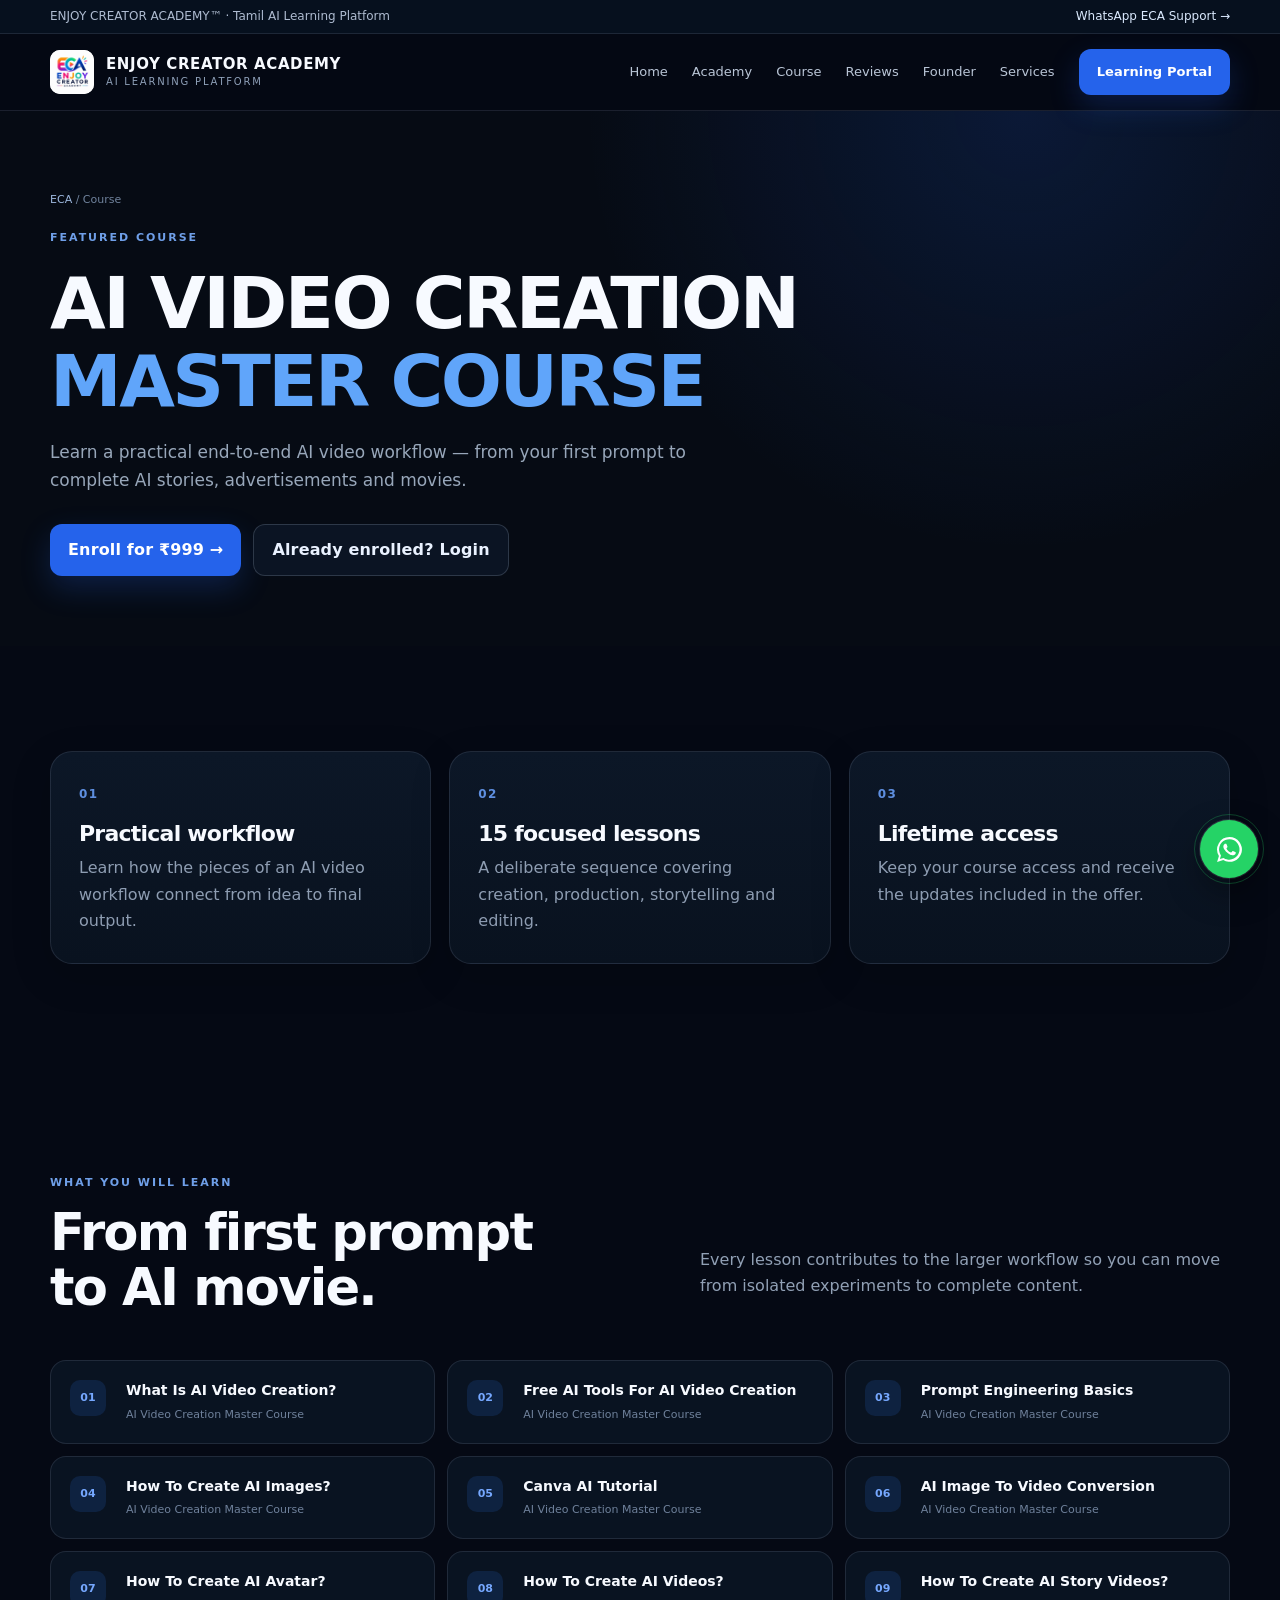
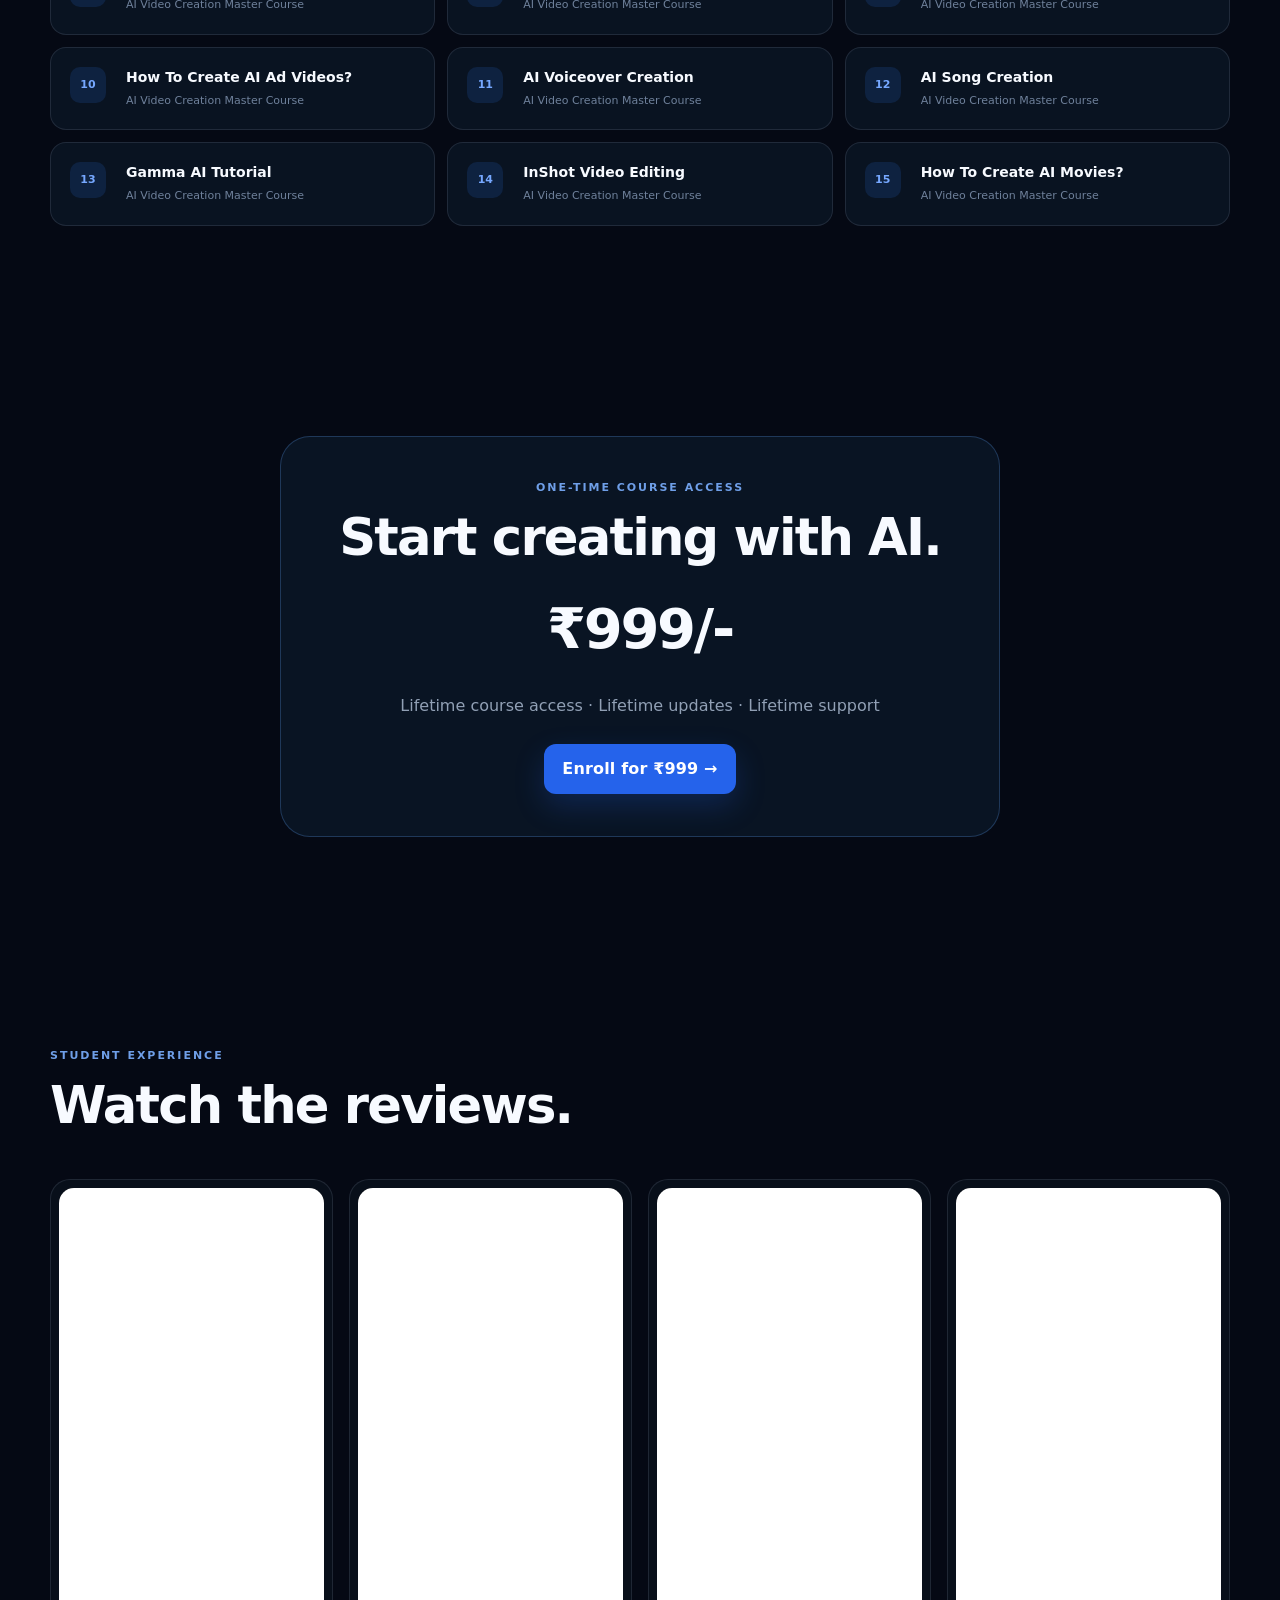
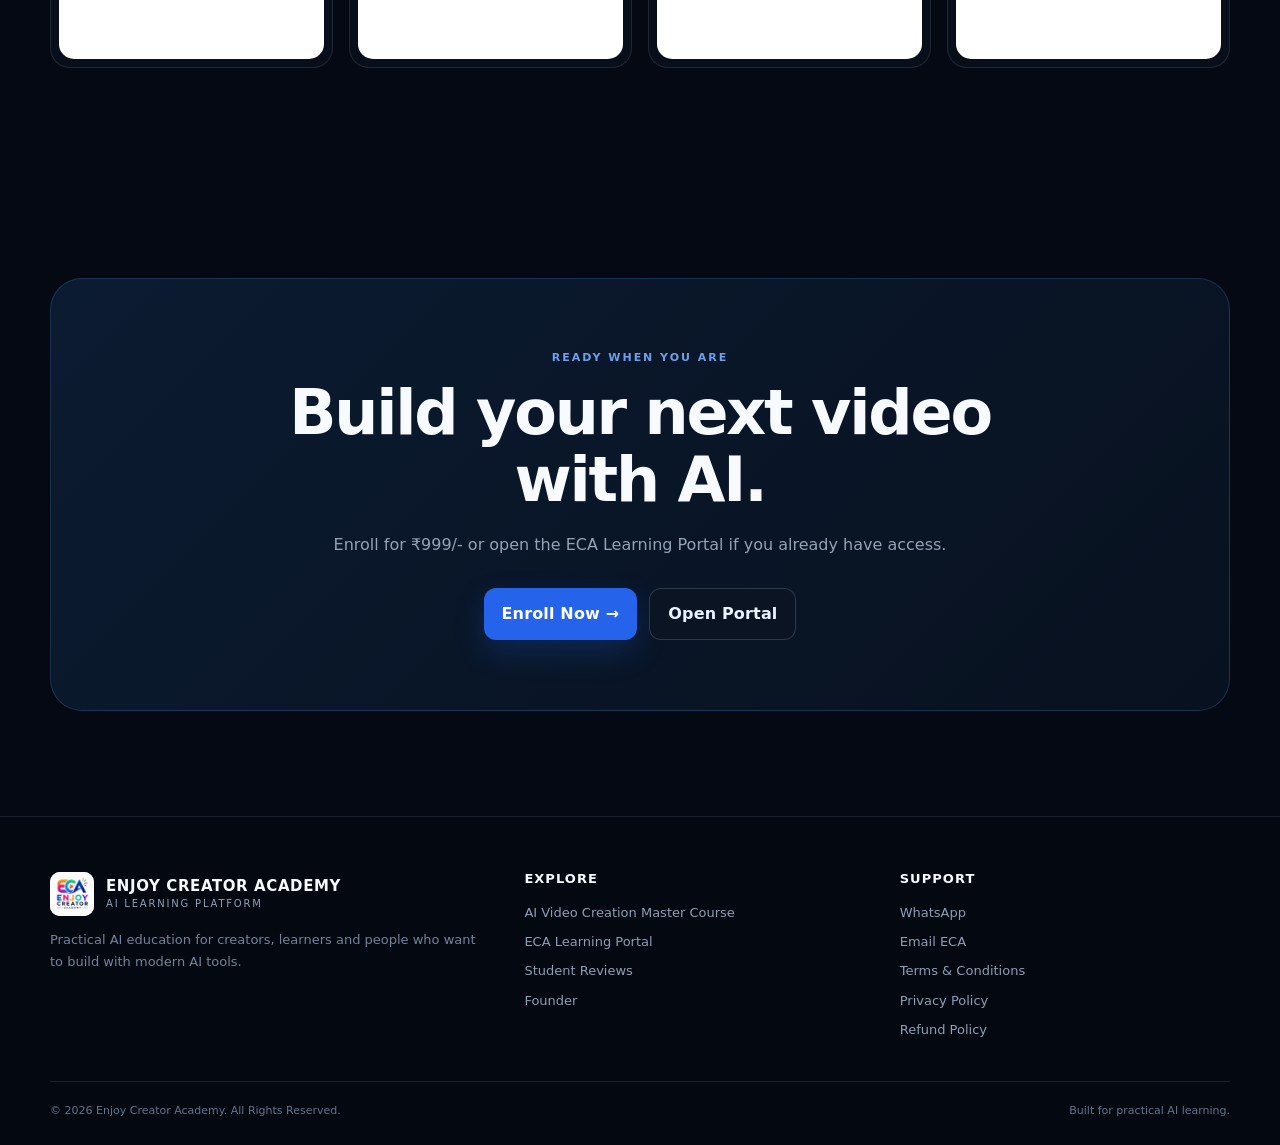
<file: course.html>
<!doctype html><html lang="en"><head><meta charset="utf-8"><meta name="viewport" content="width=device-width,initial-scale=1,viewport-fit=cover"><meta name="theme-color" content="#050914"><meta name="color-scheme" content="dark"><meta name="referrer" content="strict-origin-when-cross-origin"><link rel="icon" href="assets/eca-logo.jpg"><link rel="stylesheet" href="style.css"><script defer src="script.js"></script><title>AI Video Creation Master Course | ENJOY CREATOR ACADEMY™</title><meta name="description" content="Explore the 15-lesson AI Video Creation Master Course from ENJOY CREATOR ACADEMY. Learn prompting, AI images, avatars, stories, ads, voice, songs, editing and AI movies."><link rel="canonical" href="https://www.enjoycreatoracademy.in/course.html"><meta property="og:title" content="AI Video Creation Master Course | ECA"><meta property="og:description" content="A practical 15-lesson AI video creation learning path from ECA."><meta property="og:image" content="https://www.enjoycreatoracademy.in/assets/certificate-1.png"><script type="application/ld+json">{"@context":"https://schema.org","@type":"Course","name":"AI Video Creation Master Course","description":"A 15-lesson practical AI video creation course from ENJOY CREATOR ACADEMY.","provider":{"@type":"Organization","name":"ENJOY CREATOR ACADEMY","url":"https://www.enjoycreatoracademy.in/"},"offers":{"@type":"Offer","price":"999","priceCurrency":"INR","url":"https://rzp.io/rzp/eca-ai"}}</script></head><body><a class="skip" href="#main">Skip to content</a><div class="topbar"><div class="container"><span>ENJOY CREATOR ACADEMY™ · Tamil AI Learning Platform</span><a href="https://wa.me/916381046840" target="_blank" rel="noopener noreferrer">WhatsApp ECA Support →</a></div></div>
<header class="site-header"><div class="container nav"><a class="brand" href="index.html" aria-label="Enjoy Creator Academy home"><img src="assets/eca-logo.jpg" alt="Enjoy Creator Academy logo"><span class="brand-copy"><strong>ENJOY CREATOR ACADEMY</strong><span>AI LEARNING PLATFORM</span></span></a><nav class="navlinks" aria-label="Primary"><a href="index.html">Home</a><a href="index.html#academy">Academy</a><a href="course.html">Course</a><a href="index.html#reviews">Reviews</a><a href="index.html#founder">Founder</a><a href="index.html#services">Services</a><a class="nav-cta" href="portal.html">Learning Portal</a></nav><button class="menu-toggle" data-menu aria-expanded="false" aria-label="Open navigation"><span></span><span></span><span></span></button></div><nav class="mobile-nav" data-mobile-nav aria-label="Mobile navigation"><a href="index.html">Home</a><a href="index.html#academy">Academy</a><a href="course.html">Course</a><a href="index.html#reviews">Reviews</a><a href="index.html#founder">Founder</a><a href="index.html#services">Services</a><a href="portal.html">Learning Portal →</a></nav></header><main id="main"><section class="page-hero"><div class="container"><div class="breadcrumbs"><a href="index.html">ECA</a> / Course</div><div class="kicker">Featured course</div><h1>AI VIDEO CREATION<br><span style="color:#60a5fa">MASTER COURSE</span></h1><p>Learn a practical end-to-end AI video workflow — from your first prompt to complete AI stories, advertisements and movies.</p><div class="actions"><a class="btn btn-primary" href="https://rzp.io/rzp/eca-ai" target="_blank" rel="noopener noreferrer">Enroll for ₹999 →</a><a class="btn btn-secondary" href="portal.html">Already enrolled? Login</a></div></div></section><section class="section"><div class="container"><div class="grid-3"><article class="card"><span class="number">01</span><h3>Practical workflow</h3><p>Learn how the pieces of an AI video workflow connect from idea to final output.</p></article><article class="card"><span class="number">02</span><h3>15 focused lessons</h3><p>A deliberate sequence covering creation, production, storytelling and editing.</p></article><article class="card"><span class="number">03</span><h3>Lifetime access</h3><p>Keep your course access and receive the updates included in the offer.</p></article></div></div></section><section class="section"><div class="container"><div class="section-head"><div><div class="kicker">What you will learn</div><h2>From first prompt<br>to AI movie.</h2></div><p class="section-intro">Every lesson contributes to the larger workflow so you can move from isolated experiments to complete content.</p></div><div class="lesson-grid"><article class="lesson"><div class="lesson-num">01</div><div><strong>What Is AI Video Creation?</strong><small>AI Video Creation Master Course</small></div></article><article class="lesson"><div class="lesson-num">02</div><div><strong>Free AI Tools For AI Video Creation</strong><small>AI Video Creation Master Course</small></div></article><article class="lesson"><div class="lesson-num">03</div><div><strong>Prompt Engineering Basics</strong><small>AI Video Creation Master Course</small></div></article><article class="lesson"><div class="lesson-num">04</div><div><strong>How To Create AI Images?</strong><small>AI Video Creation Master Course</small></div></article><article class="lesson"><div class="lesson-num">05</div><div><strong>Canva AI Tutorial</strong><small>AI Video Creation Master Course</small></div></article><article class="lesson"><div class="lesson-num">06</div><div><strong>AI Image To Video Conversion</strong><small>AI Video Creation Master Course</small></div></article><article class="lesson"><div class="lesson-num">07</div><div><strong>How To Create AI Avatar?</strong><small>AI Video Creation Master Course</small></div></article><article class="lesson"><div class="lesson-num">08</div><div><strong>How To Create AI Videos?</strong><small>AI Video Creation Master Course</small></div></article><article class="lesson"><div class="lesson-num">09</div><div><strong>How To Create AI Story Videos?</strong><small>AI Video Creation Master Course</small></div></article><article class="lesson"><div class="lesson-num">10</div><div><strong>How To Create AI Ad Videos?</strong><small>AI Video Creation Master Course</small></div></article><article class="lesson"><div class="lesson-num">11</div><div><strong>AI Voiceover Creation</strong><small>AI Video Creation Master Course</small></div></article><article class="lesson"><div class="lesson-num">12</div><div><strong>AI Song Creation</strong><small>AI Video Creation Master Course</small></div></article><article class="lesson"><div class="lesson-num">13</div><div><strong>Gamma AI Tutorial</strong><small>AI Video Creation Master Course</small></div></article><article class="lesson"><div class="lesson-num">14</div><div><strong>InShot Video Editing</strong><small>AI Video Creation Master Course</small></div></article><article class="lesson"><div class="lesson-num">15</div><div><strong>How To Create AI Movies?</strong><small>AI Video Creation Master Course</small></div></article></div></div></section><section class="section"><div class="container"><div class="pricing-card"><div class="kicker">One-time course access</div><h2>Start creating with AI.</h2><div class="price">₹999/-</div><p class="section-intro" style="margin:0 auto 24px">Lifetime course access · Lifetime updates · Lifetime support</p><a class="btn btn-primary" href="https://rzp.io/rzp/eca-ai" target="_blank" rel="noopener noreferrer">Enroll for ₹999 →</a></div></div></section><section class="section"><div class="container"><div class="section-head"><div><div class="kicker">Student experience</div><h2>Watch the reviews.</h2></div></div><div class="review-grid"><article class="review"><div class="video-frame"><iframe src="https://www.youtube.com/embed/Iom0uEn4AiY" title="ECA student review 1" loading="lazy" allow="accelerometer; autoplay; clipboard-write; encrypted-media; gyroscope; picture-in-picture; web-share" allowfullscreen referrerpolicy="strict-origin-when-cross-origin"></iframe></div></article><article class="review"><div class="video-frame"><iframe src="https://www.youtube.com/embed/JDRdID_DXOQ" title="ECA student review 2" loading="lazy" allow="accelerometer; autoplay; clipboard-write; encrypted-media; gyroscope; picture-in-picture; web-share" allowfullscreen referrerpolicy="strict-origin-when-cross-origin"></iframe></div></article><article class="review"><div class="video-frame"><iframe src="https://www.youtube.com/embed/Ld6iSbZVHXE" title="ECA student review 3" loading="lazy" allow="accelerometer; autoplay; clipboard-write; encrypted-media; gyroscope; picture-in-picture; web-share" allowfullscreen referrerpolicy="strict-origin-when-cross-origin"></iframe></div></article><article class="review"><div class="video-frame"><iframe src="https://www.youtube.com/embed/CZJgdfQBS98" title="ECA student review 4" loading="lazy" allow="accelerometer; autoplay; clipboard-write; encrypted-media; gyroscope; picture-in-picture; web-share" allowfullscreen referrerpolicy="strict-origin-when-cross-origin"></iframe></div></article></div></div></section><section class="final"><div class="container"><div class="final-box"><div class="kicker">Ready when you are</div><h2>Build your next video<br>with AI.</h2><p>Enroll for ₹999/- or open the ECA Learning Portal if you already have access.</p><div class="actions" style="justify-content:center"><a class="btn btn-primary" href="https://rzp.io/rzp/eca-ai" target="_blank" rel="noopener noreferrer">Enroll Now →</a><a class="btn btn-secondary" href="portal.html">Open Portal</a></div></div></div></section></main><footer class="footer"><div class="container"><div class="footer-grid"><div><a class="brand" href="index.html"><img src="assets/eca-logo.jpg" alt="ECA logo"><span class="brand-copy"><strong>ENJOY CREATOR ACADEMY</strong><span>AI LEARNING PLATFORM</span></span></a><p>Practical AI education for creators, learners and people who want to build with modern AI tools.</p></div><div><h3>Explore</h3><div class="footer-links"><a href="course.html">AI Video Creation Master Course</a><a href="portal.html">ECA Learning Portal</a><a href="index.html#reviews">Student Reviews</a><a href="index.html#founder">Founder</a></div></div><div><h3>Support</h3><div class="footer-links"><a href="https://wa.me/916381046840" target="_blank" rel="noopener noreferrer">WhatsApp</a><a href="mailto:business.enjoycreatoracademy@gmail.com">Email ECA</a><a href="terms.html">Terms & Conditions</a><a href="privacy.html">Privacy Policy</a><a href="refund.html">Refund Policy</a></div></div></div><div class="footer-bottom"><span>© <span data-year>2026</span> Enjoy Creator Academy. All Rights Reserved.</span><span>Built for practical AI learning.</span></div></div></footer><a class="whatsapp-float" href="https://wa.me/916381046840" target="_blank" rel="noopener noreferrer" aria-label="Chat with ENJOY CREATOR ACADEMY on WhatsApp" title="Chat with ECA on WhatsApp"><svg class="whatsapp-svg" viewBox="0 0 32 32" aria-hidden="true" focusable="false"><path fill="currentColor" d="M16.03 3.2a12.77 12.77 0 0 0-10.95 19.4L3.2 28.8l6.36-1.84A12.77 12.77 0 1 0 16.03 3.2Zm0 23.26c-2.03 0-4-.53-5.74-1.53l-.41-.24-3.78 1.1 1.1-3.68-.27-.42a10.55 10.55 0 1 1 9.1 4.77Zm5.79-7.91c-.32-.16-1.87-.92-2.16-1.02-.29-.11-.5-.16-.71.16-.21.32-.81 1.02-.99 1.23-.18.21-.36.24-.68.08-.32-.16-1.34-.49-2.55-1.57-.94-.84-1.57-1.88-1.75-2.2-.18-.32-.02-.49.14-.65.15-.15.32-.36.48-.55.16-.18.21-.31.32-.52.1-.21.05-.39-.03-.55-.08-.16-.71-1.71-.97-2.34-.25-.61-.51-.53-.71-.54h-.61c-.21 0-.55.08-.84.39-.29.32-1.1 1.08-1.1 2.64s1.13 3.06 1.29 3.27c.16.21 2.22 3.39 5.38 4.76.75.32 1.34.51 1.8.65.76.24 1.46.2 2.01.12.61-.09 1.87-.76 2.13-1.5.26-.74.26-1.37.18-1.5-.08-.13-.29-.21-.61-.37Z"/></svg></a>
</body></html>
</file>
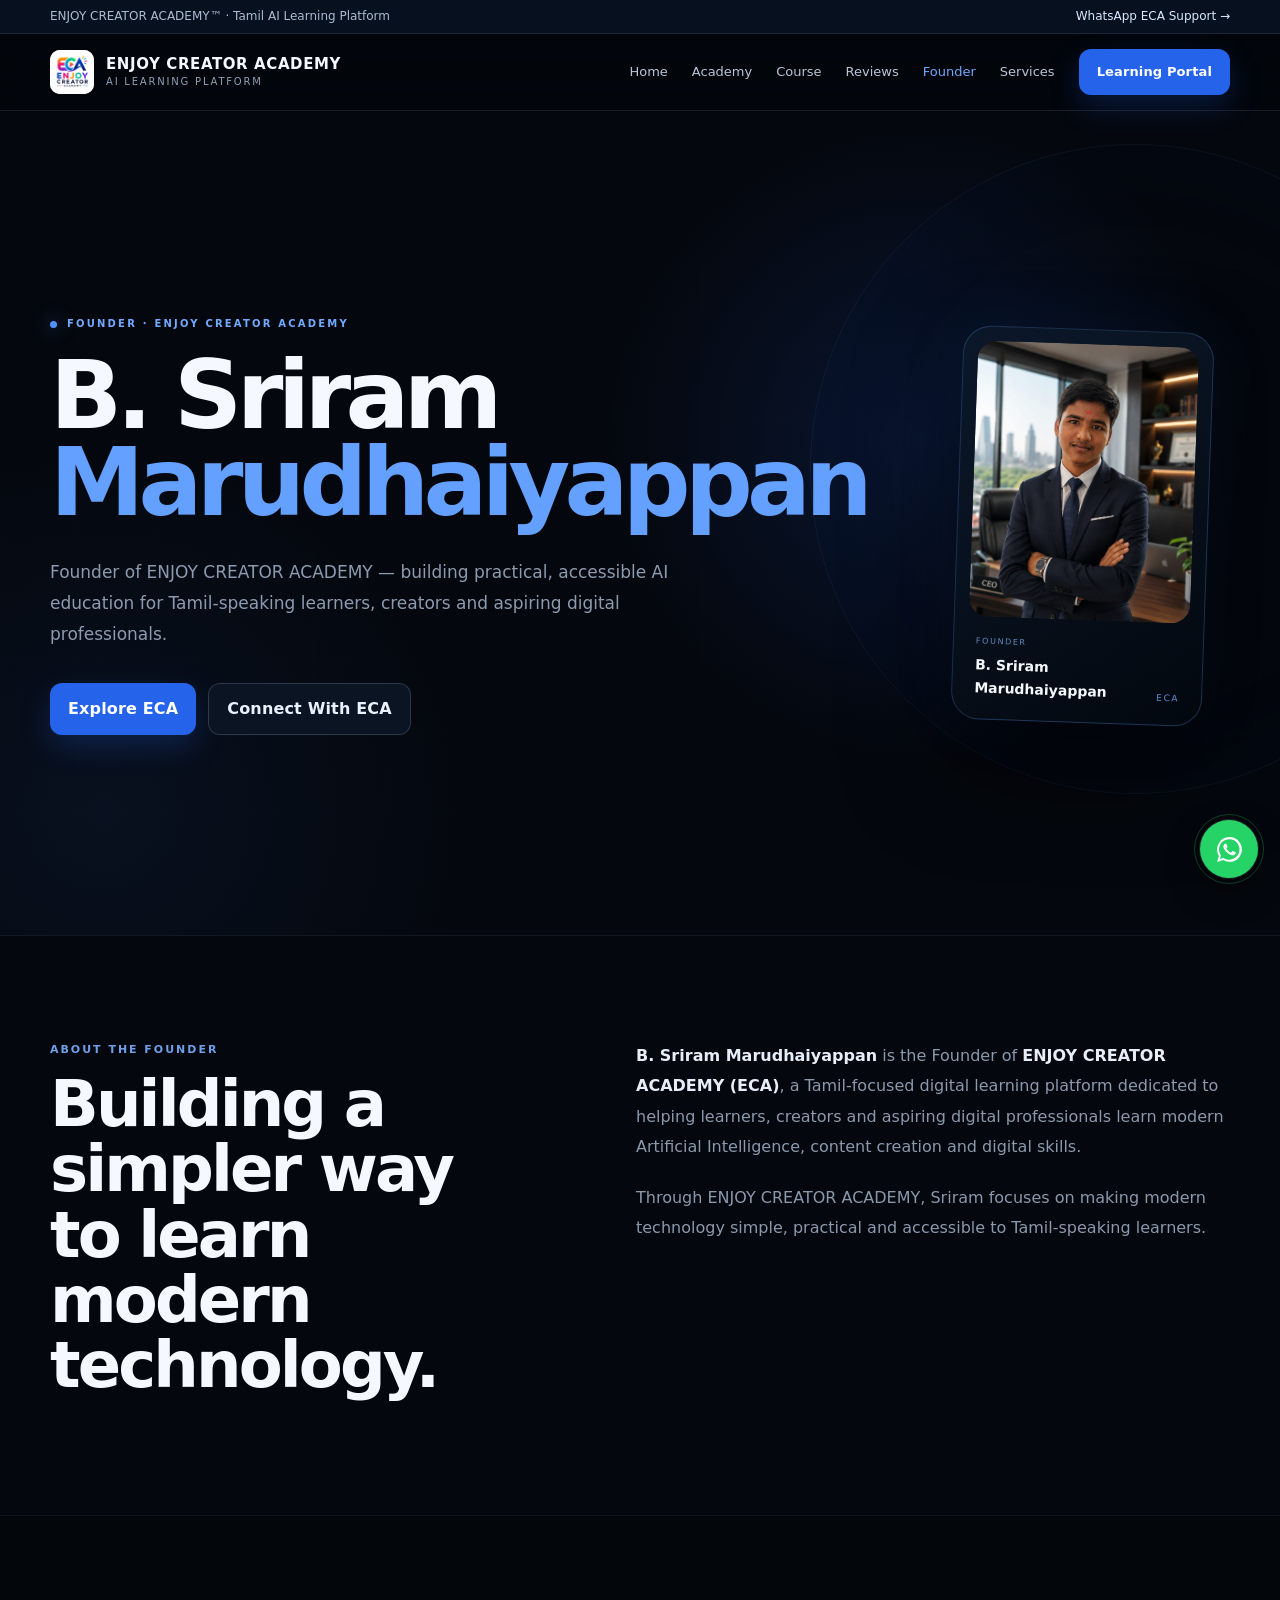
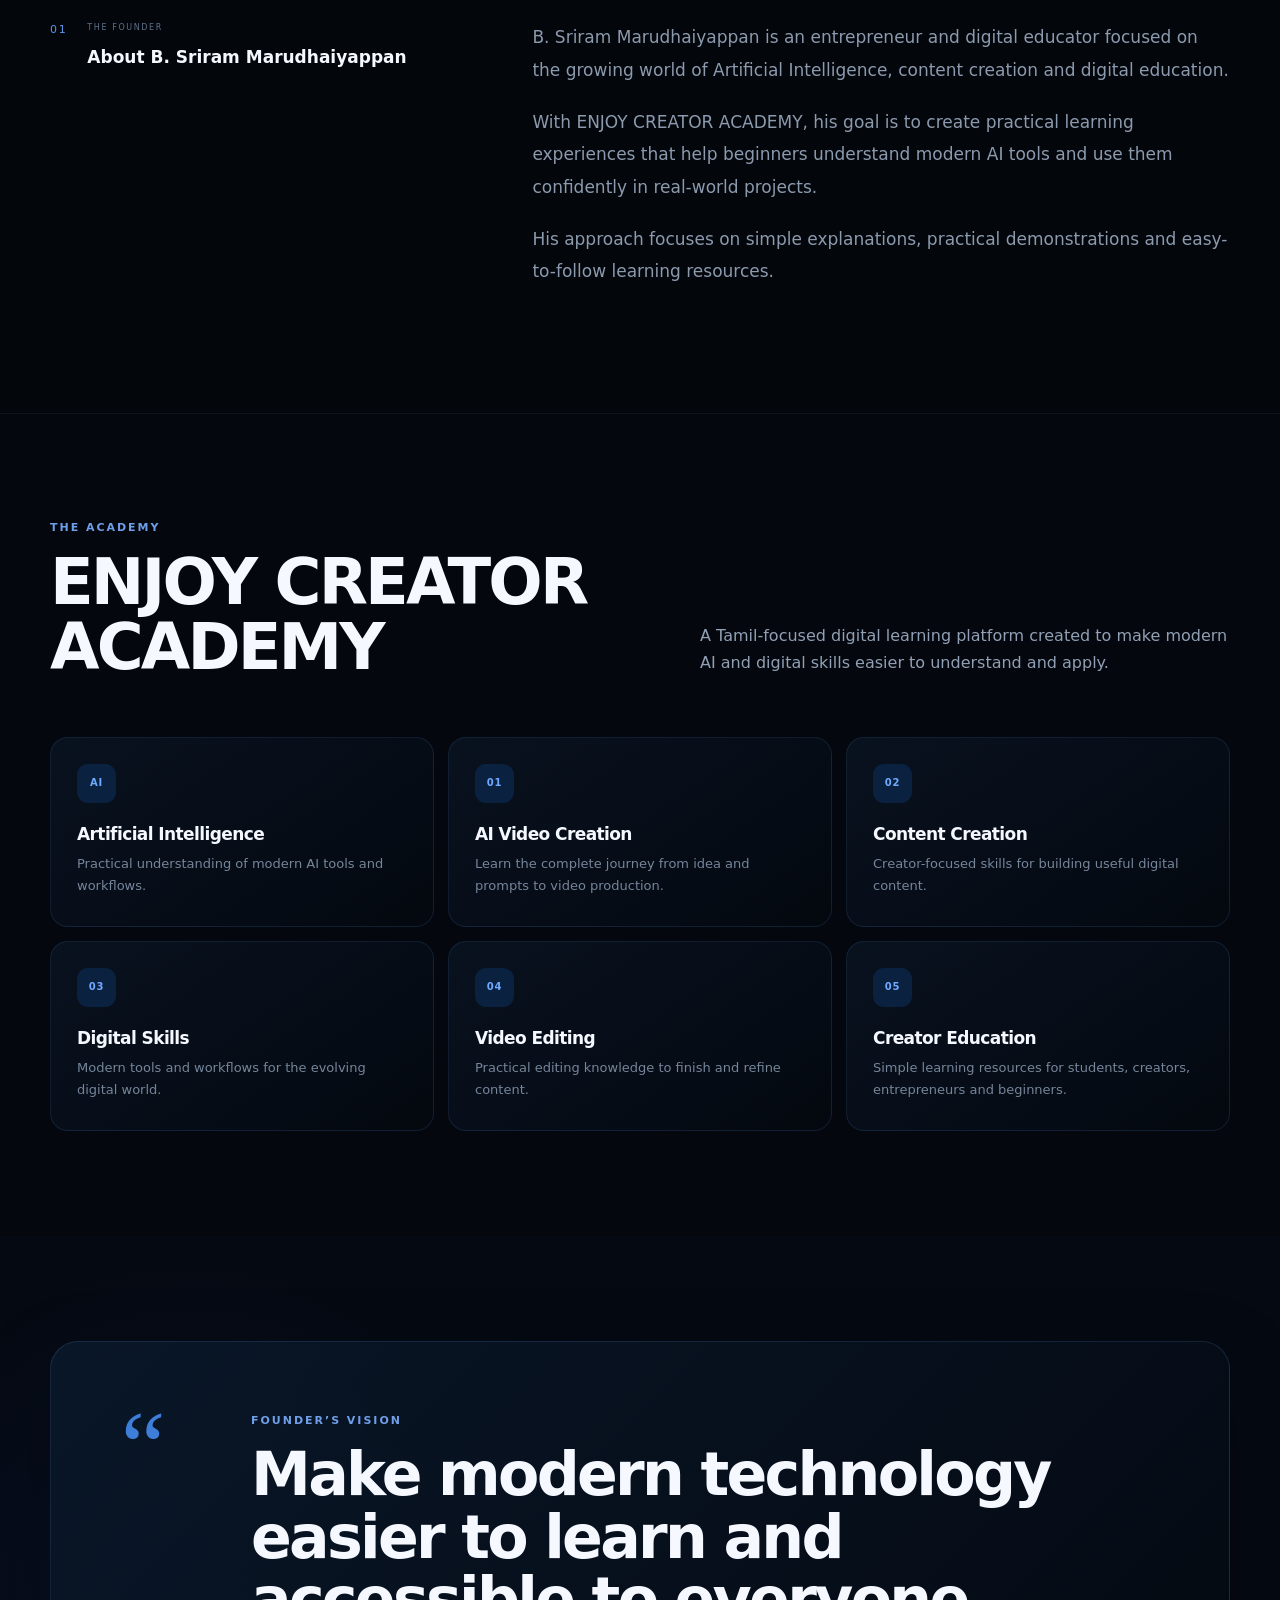
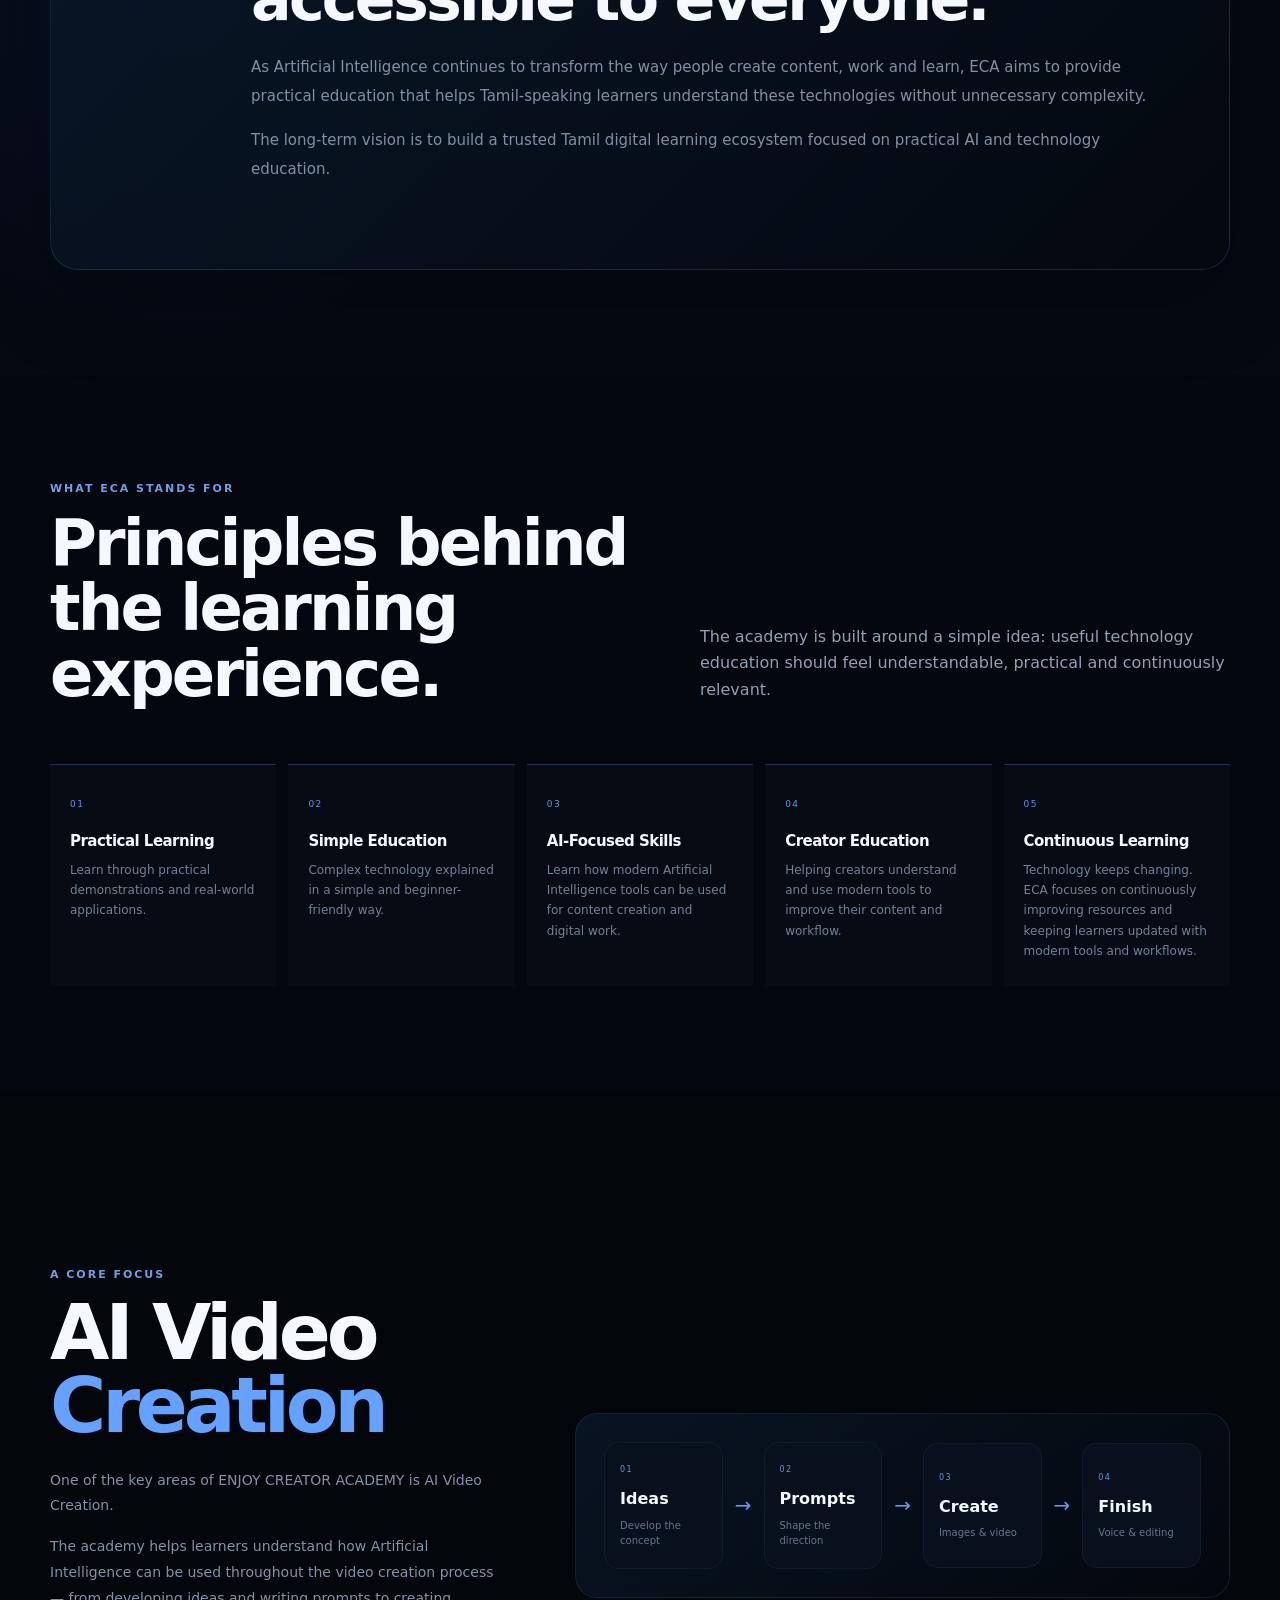
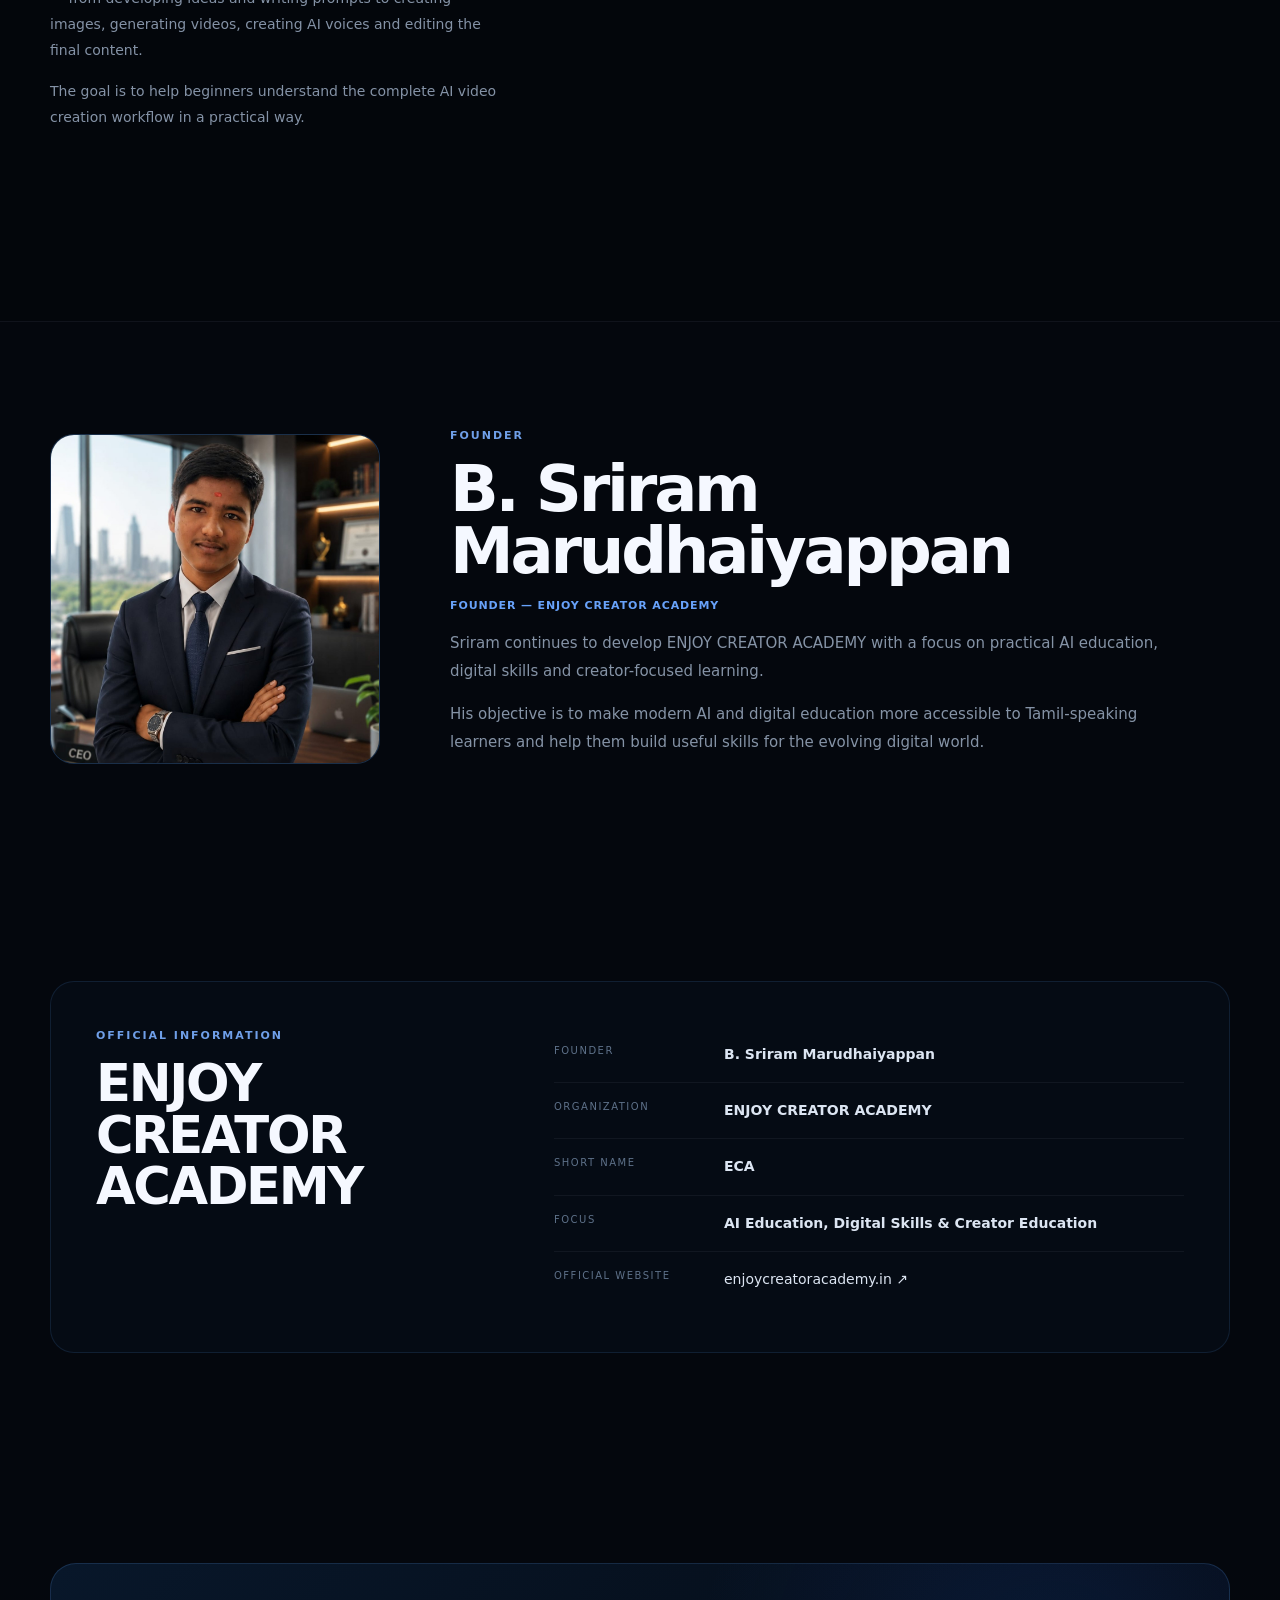
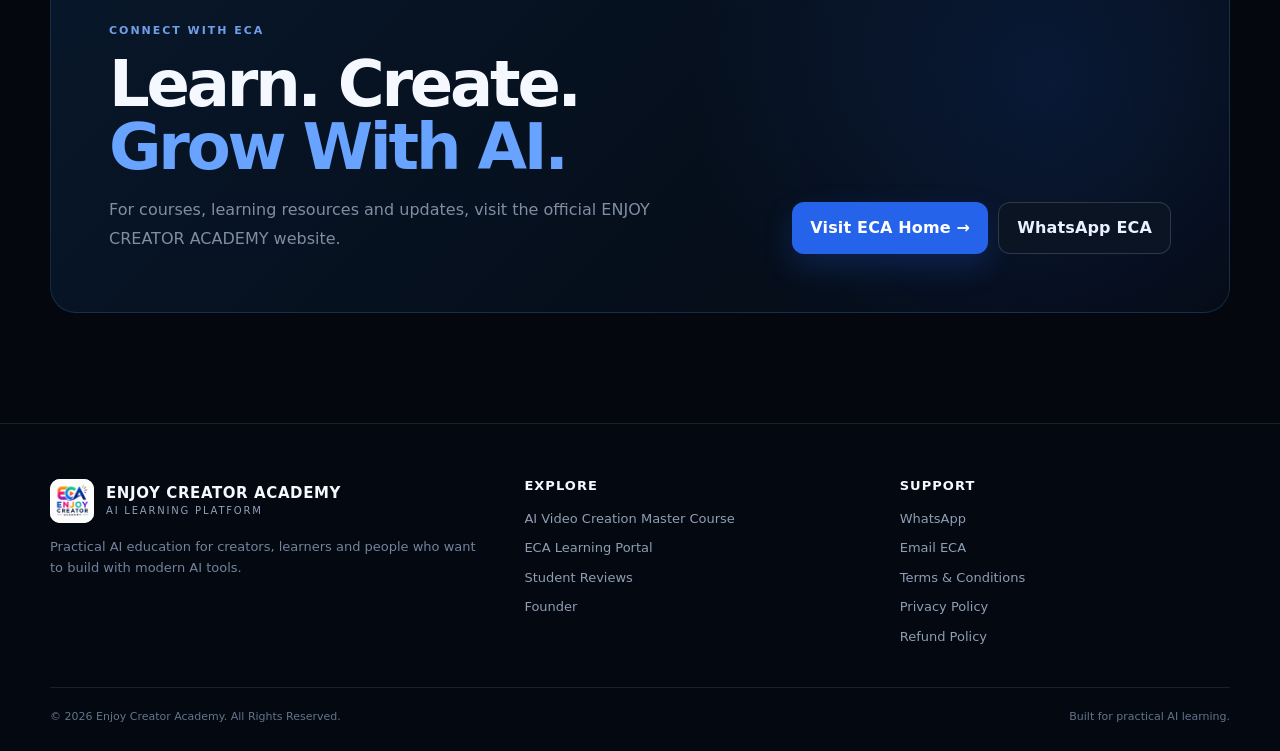
<file: founder.html>
<!doctype html>
<html lang="en">
<head>
<meta charset="utf-8">
<meta name="viewport" content="width=device-width,initial-scale=1,viewport-fit=cover">
<meta name="theme-color" content="#050914">
<meta name="color-scheme" content="dark">
<meta name="referrer" content="strict-origin-when-cross-origin">
<link rel="icon" href="assets/eca-logo.jpg">
<link rel="stylesheet" href="style.css">
<script defer src="script.js"></script>
<title>B. Sriram Marudhaiyappan | Founder of ENJOY CREATOR ACADEMY</title>
<meta name="description" content="Learn about B. Sriram Marudhaiyappan, Founder of ENJOY CREATOR ACADEMY, a Tamil-focused digital learning platform for practical AI education, digital skills and creator education.">
<meta name="keywords" content="B. Sriram Marudhaiyappan, Founder ENJOY CREATOR ACADEMY, ECA Founder, Tamil AI Education, AI Educator, AI Video Creation">
<link rel="canonical" href="https://www.enjoycreatoracademy.in/founder.html">
<meta property="og:type" content="profile">
<meta property="og:title" content="B. Sriram Marudhaiyappan | Founder of ENJOY CREATOR ACADEMY">
<meta property="og:description" content="The founder, vision and educational mission behind ENJOY CREATOR ACADEMY.">
<meta property="og:image" content="https://www.enjoycreatoracademy.in/assets/founder.jpg">
<meta property="og:url" content="https://www.enjoycreatoracademy.in/founder.html">
<script type="application/ld+json">{"@context":"https://schema.org","@type":"ProfilePage","name":"B. Sriram Marudhaiyappan — Founder of ENJOY CREATOR ACADEMY","url":"https://www.enjoycreatoracademy.in/founder.html","mainEntity":{"@type":"Person","name":"B. Sriram Marudhaiyappan","jobTitle":"Founder of ENJOY CREATOR ACADEMY","worksFor":{"@type":"Organization","name":"ENJOY CREATOR ACADEMY","url":"https://www.enjoycreatoracademy.in/"},"image":"https://www.enjoycreatoracademy.in/assets/founder.jpg","knowsAbout":["Artificial Intelligence","AI Education","AI Video Creation","Digital Skills","Content Creation"]}}</script>
</head>
<body class="founder-page">
<a class="skip" href="#main">Skip to content</a>
<div class="topbar"><div class="container"><span>ENJOY CREATOR ACADEMY™ · Tamil AI Learning Platform</span><a href="https://wa.me/916381046840" target="_blank" rel="noopener noreferrer">WhatsApp ECA Support →</a></div></div>
<header class="site-header"><div class="container nav"><a class="brand" href="index.html" aria-label="Enjoy Creator Academy home"><img src="assets/eca-logo.jpg" alt="Enjoy Creator Academy logo"><span class="brand-copy"><strong>ENJOY CREATOR ACADEMY</strong><span>AI LEARNING PLATFORM</span></span></a><nav class="navlinks" aria-label="Primary"><a href="index.html">Home</a><a href="index.html#academy">Academy</a><a href="course.html">Course</a><a href="index.html#reviews">Reviews</a><a class="active" href="founder.html">Founder</a><a href="index.html#services">Services</a><a class="nav-cta" href="portal.html">Learning Portal</a></nav><button class="menu-toggle" data-menu aria-expanded="false" aria-label="Open navigation"><span></span><span></span><span></span></button></div><nav class="mobile-nav" data-mobile-nav aria-label="Mobile navigation"><a href="index.html">Home</a><a href="index.html#academy">Academy</a><a href="course.html">Course</a><a href="index.html#reviews">Reviews</a><a class="active" href="founder.html">Founder</a><a href="index.html#services">Services</a><a href="portal.html">Learning Portal →</a></nav></header>
<main id="main">
<section class="founder-hero-v11"><div class="founder-hero-grid"></div><div class="founder-hero-glow"></div><div class="container founder-hero-wrap"><div class="founder-hero-copy"><div class="founder-eyebrow"><span></span>FOUNDER · ENJOY CREATOR ACADEMY</div><h1>B. Sriram<br><em>Marudhaiyappan</em></h1><p class="founder-hero-lead">Founder of ENJOY CREATOR ACADEMY — building practical, accessible AI education for Tamil-speaking learners, creators and aspiring digital professionals.</p><div class="founder-hero-actions"><a class="btn btn-primary" href="index.html#academy">Explore ECA</a><a class="btn btn-secondary" href="https://wa.me/916381046840" target="_blank" rel="noopener noreferrer">Connect With ECA</a></div></div><div class="founder-portrait-card"><div class="portrait-frame"><img src="assets/founder.jpg" alt="B. Sriram Marudhaiyappan, Founder of ENJOY CREATOR ACADEMY"></div><div class="portrait-meta"><div><small>FOUNDER</small><strong>B. Sriram Marudhaiyappan</strong></div><span>ECA</span></div></div></div></section>
<section class="section founder-intro"><div class="container founder-intro-grid"><div><div class="kicker">About the Founder</div><h2>Building a simpler way to learn modern technology.</h2></div><div class="founder-prose"><p><strong>B. Sriram Marudhaiyappan</strong> is the Founder of <strong>ENJOY CREATOR ACADEMY (ECA)</strong>, a Tamil-focused digital learning platform dedicated to helping learners, creators and aspiring digital professionals learn modern Artificial Intelligence, content creation and digital skills.</p><p>Through ENJOY CREATOR ACADEMY, Sriram focuses on making modern technology simple, practical and accessible to Tamil-speaking learners.</p></div></div></section>
<section class="section founder-story"><div class="container founder-story-grid"><div class="story-index"><span>01</span><div><small>THE FOUNDER</small><strong>About B. Sriram Marudhaiyappan</strong></div></div><div class="story-content"><p>B. Sriram Marudhaiyappan is an entrepreneur and digital educator focused on the growing world of Artificial Intelligence, content creation and digital education.</p><p>With ENJOY CREATOR ACADEMY, his goal is to create practical learning experiences that help beginners understand modern AI tools and use them confidently in real-world projects.</p><p>His approach focuses on simple explanations, practical demonstrations and easy-to-follow learning resources.</p></div></div></section>
<section class="section founder-academy"><div class="container"><div class="section-head"><div><div class="kicker">The Academy</div><h2>ENJOY CREATOR<br>ACADEMY</h2></div><p class="section-intro">A Tamil-focused digital learning platform created to make modern AI and digital skills easier to understand and apply.</p></div><div class="founder-focus-grid"><article class="focus-card"><span>AI</span><h3>Artificial Intelligence</h3><p>Practical understanding of modern AI tools and workflows.</p></article><article class="focus-card"><span>01</span><h3>AI Video Creation</h3><p>Learn the complete journey from idea and prompts to video production.</p></article><article class="focus-card"><span>02</span><h3>Content Creation</h3><p>Creator-focused skills for building useful digital content.</p></article><article class="focus-card"><span>03</span><h3>Digital Skills</h3><p>Modern tools and workflows for the evolving digital world.</p></article><article class="focus-card"><span>04</span><h3>Video Editing</h3><p>Practical editing knowledge to finish and refine content.</p></article><article class="focus-card"><span>05</span><h3>Creator Education</h3><p>Simple learning resources for students, creators, entrepreneurs and beginners.</p></article></div></div></section>
<section class="section founder-vision"><div class="container vision-panel"><div class="vision-mark">“</div><div><div class="kicker">Founder’s Vision</div><h2>Make modern technology easier to learn and accessible to everyone.</h2><p>As Artificial Intelligence continues to transform the way people create content, work and learn, ECA aims to provide practical education that helps Tamil-speaking learners understand these technologies without unnecessary complexity.</p><p>The long-term vision is to build a trusted Tamil digital learning ecosystem focused on practical AI and technology education.</p></div></div></section>
<section class="section founder-values"><div class="container"><div class="section-head"><div><div class="kicker">What ECA Stands For</div><h2>Principles behind<br>the learning experience.</h2></div><p class="section-intro">The academy is built around a simple idea: useful technology education should feel understandable, practical and continuously relevant.</p></div><div class="values-grid"><article><span>01</span><h3>Practical Learning</h3><p>Learn through practical demonstrations and real-world applications.</p></article><article><span>02</span><h3>Simple Education</h3><p>Complex technology explained in a simple and beginner-friendly way.</p></article><article><span>03</span><h3>AI-Focused Skills</h3><p>Learn how modern Artificial Intelligence tools can be used for content creation and digital work.</p></article><article><span>04</span><h3>Creator Education</h3><p>Helping creators understand and use modern tools to improve their content and workflow.</p></article><article><span>05</span><h3>Continuous Learning</h3><p>Technology keeps changing. ECA focuses on continuously improving resources and keeping learners updated with modern tools and workflows.</p></article></div></div></section>
<section class="section founder-ai"><div class="container founder-ai-panel"><div class="ai-panel-copy"><div class="kicker">A Core Focus</div><h2>AI Video<br><span>Creation</span></h2><p>One of the key areas of ENJOY CREATOR ACADEMY is AI Video Creation.</p><p>The academy helps learners understand how Artificial Intelligence can be used throughout the video creation process — from developing ideas and writing prompts to creating images, generating videos, creating AI voices and editing the final content.</p><p>The goal is to help beginners understand the complete AI video creation workflow in a practical way.</p></div><div class="ai-workflow"><div><span>01</span><strong>Ideas</strong><small>Develop the concept</small></div><i>→</i><div><span>02</span><strong>Prompts</strong><small>Shape the direction</small></div><i>→</i><div><span>03</span><strong>Create</strong><small>Images & video</small></div><i>→</i><div><span>04</span><strong>Finish</strong><small>Voice & editing</small></div></div></div></section>
<section class="section founder-signoff"><div class="container founder-signoff-grid"><div class="founder-signoff-photo"><img src="assets/founder.jpg" alt="B. Sriram Marudhaiyappan"></div><div><div class="kicker">Founder</div><h2>B. Sriram<br>Marudhaiyappan</h2><p class="role">Founder — ENJOY CREATOR ACADEMY</p><p>Sriram continues to develop ENJOY CREATOR ACADEMY with a focus on practical AI education, digital skills and creator-focused learning.</p><p>His objective is to make modern AI and digital education more accessible to Tamil-speaking learners and help them build useful skills for the evolving digital world.</p></div></div></section>
<section class="section founder-info"><div class="container"><div class="info-panel"><div><div class="kicker">Official Information</div><h2>ENJOY CREATOR ACADEMY</h2></div><div class="info-list"><div><span>Founder</span><strong>B. Sriram Marudhaiyappan</strong></div><div><span>Organization</span><strong>ENJOY CREATOR ACADEMY</strong></div><div><span>Short Name</span><strong>ECA</strong></div><div><span>Focus</span><strong>AI Education, Digital Skills & Creator Education</strong></div><div><span>Official Website</span><a href="https://enjoycreatoracademy.in" target="_blank" rel="noopener noreferrer">enjoycreatoracademy.in ↗</a></div></div></div></div></section>
<section class="section founder-connect"><div class="container connect-panel"><div><div class="kicker">Connect With ECA</div><h2>Learn. Create.<br><span>Grow With AI.</span></h2><p>For courses, learning resources and updates, visit the official ENJOY CREATOR ACADEMY website.</p></div><div class="connect-actions"><a class="btn btn-primary" href="index.html">Visit ECA Home →</a><a class="btn btn-secondary" href="https://wa.me/916381046840" target="_blank" rel="noopener noreferrer">WhatsApp ECA</a></div></div></section>
</main>
<footer class="footer"><div class="container"><div class="footer-grid"><div><a class="brand" href="index.html"><img src="assets/eca-logo.jpg" alt="ECA logo"><span class="brand-copy"><strong>ENJOY CREATOR ACADEMY</strong><span>AI LEARNING PLATFORM</span></span></a><p>Practical AI education for creators, learners and people who want to build with modern AI tools.</p></div><div><h3>Explore</h3><div class="footer-links"><a href="course.html">AI Video Creation Master Course</a><a href="portal.html">ECA Learning Portal</a><a href="index.html#reviews">Student Reviews</a><a href="founder.html">Founder</a></div></div><div><h3>Support</h3><div class="footer-links"><a href="https://wa.me/916381046840" target="_blank" rel="noopener noreferrer">WhatsApp</a><a href="mailto:business.enjoycreatoracademy@gmail.com">Email ECA</a><a href="terms.html">Terms & Conditions</a><a href="privacy.html">Privacy Policy</a><a href="refund.html">Refund Policy</a></div></div></div><div class="footer-bottom"><span>© <span data-year>2026</span> Enjoy Creator Academy. All Rights Reserved.</span><span>Built for practical AI learning.</span></div></div></footer>
<a class="whatsapp-float" href="https://wa.me/916381046840" target="_blank" rel="noopener noreferrer" aria-label="Chat with ENJOY CREATOR ACADEMY on WhatsApp" title="Chat with ECA on WhatsApp"><svg class="whatsapp-svg" viewBox="0 0 32 32" aria-hidden="true" focusable="false"><path fill="currentColor" d="M16.03 3.2a12.77 12.77 0 0 0-10.95 19.4L3.2 28.8l6.36-1.84A12.77 12.77 0 1 0 16.03 3.2Zm0 23.26c-2.03 0-4-.53-5.74-1.53l-.41-.24-3.78 1.1 1.1-3.68-.27-.42a10.55 10.55 0 1 1 9.1 4.77Zm5.79-7.91c-.32-.16-1.87-.92-2.16-1.02-.29-.11-.5-.16-.71.16-.21.32-.81 1.02-.99 1.23-.18.21-.36.24-.68.08-.32-.16-1.34-.49-2.55-1.57-.94-.84-1.57-1.88-1.75-2.2-.18-.32-.02-.49.14-.65.15-.15.32-.36.48-.55.16-.18.21-.31.32-.52.1-.21.05-.39-.03-.55-.08-.16-.71-1.71-.97-2.34-.25-.61-.51-.53-.71-.54h-.61c-.21 0-.55.08-.84.39-.29.32-1.1 1.08-1.1 2.64s1.13 3.06 1.29 3.27c.16.21 2.22 3.39 5.38 4.76.75.32 1.34.51 1.8.65.76.24 1.46.2 2.01.12.61-.09 1.87-.76 2.13-1.5.26-.74.26-1.37.18-1.5-.08-.13-.29-.21-.61-.37Z"/></svg></a>
</body></html>
</file>
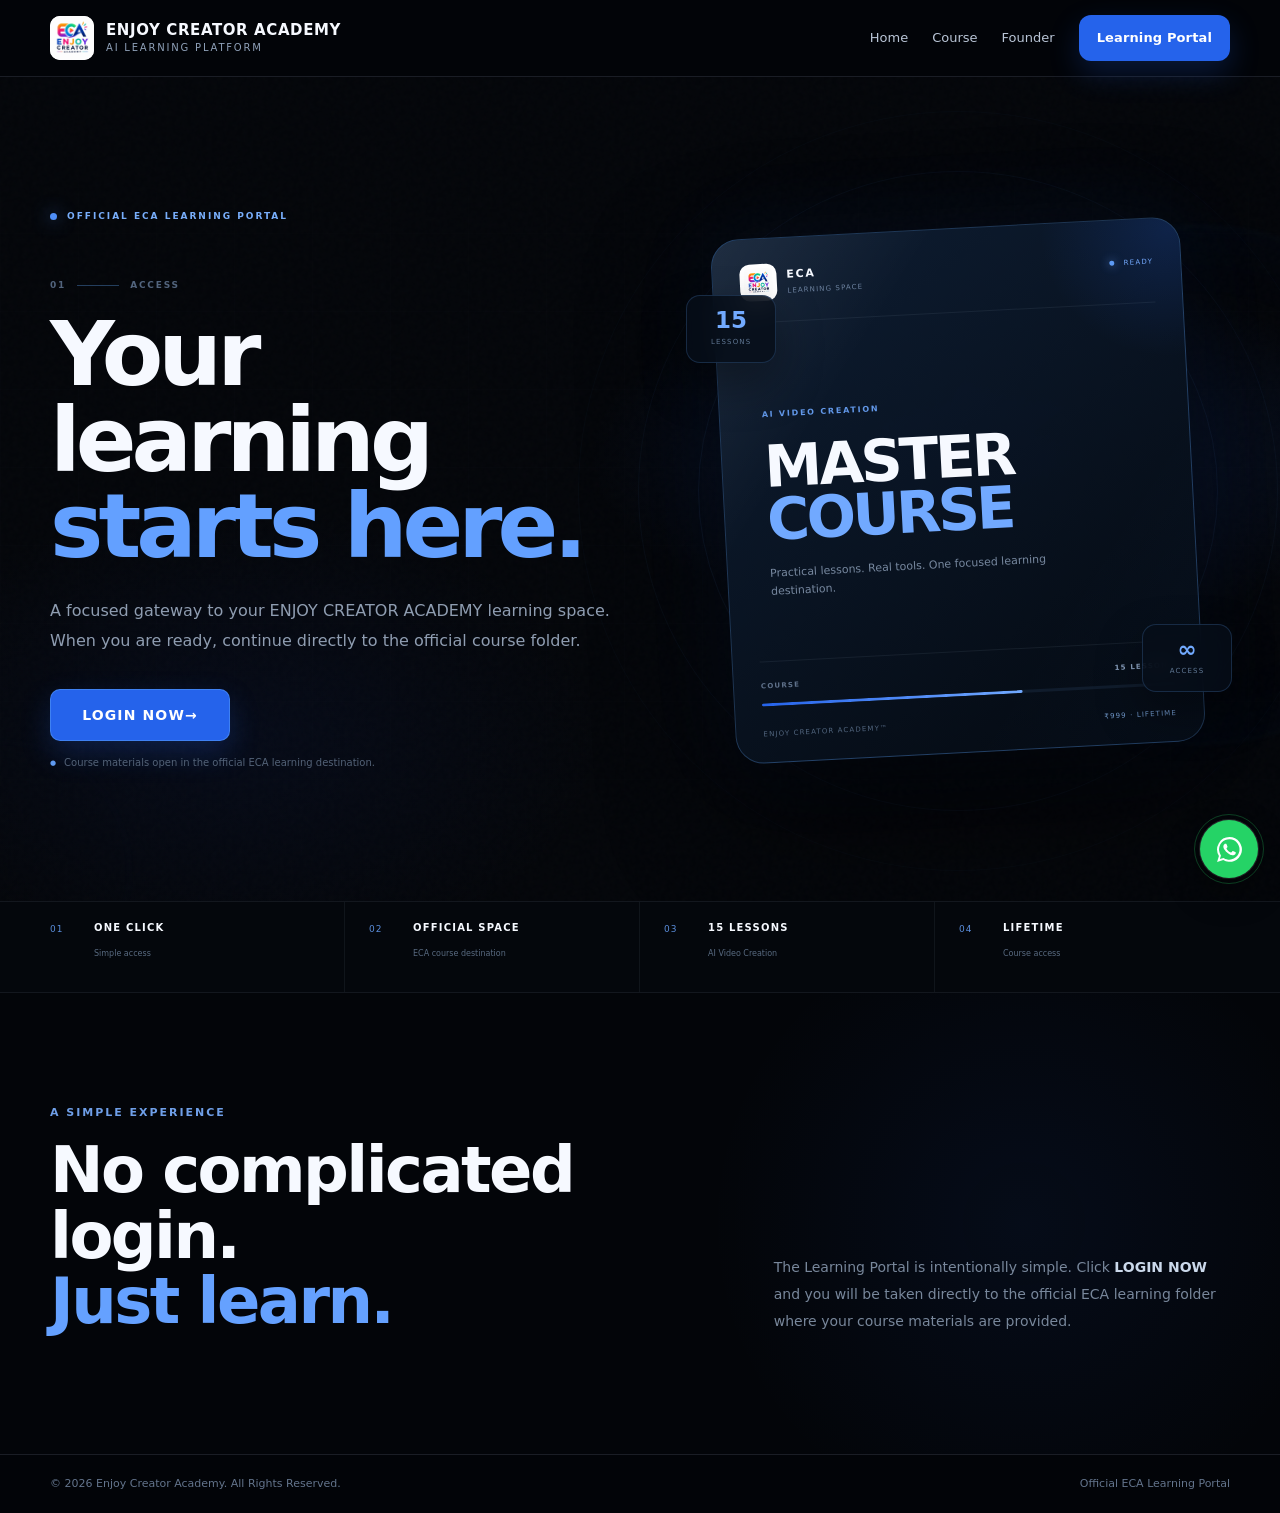
<file: portal.html>
<!doctype html>
<html lang="en">
<head>
<meta charset="utf-8">
<meta name="viewport" content="width=device-width,initial-scale=1,viewport-fit=cover">
<meta name="theme-color" content="#05070c">
<meta name="color-scheme" content="dark">
<meta name="referrer" content="strict-origin-when-cross-origin">
<link rel="icon" href="assets/eca-logo.jpg">
<link rel="stylesheet" href="style.css">
<script defer src="script.js"></script>
<title>ECA Learning Portal | ENJOY CREATOR ACADEMY™</title>
<meta name="description" content="Official ENJOY CREATOR ACADEMY Learning Portal. Continue to the ECA course learning space and access your learning materials.">
<link rel="canonical" href="https://www.enjoycreatoracademy.in/portal.html">
<meta property="og:type" content="website">
<meta property="og:title" content="ECA Learning Portal | ENJOY CREATOR ACADEMY™">
<meta property="og:description" content="Enter the official ECA Learning Portal and continue to your course learning space.">
<meta property="og:image" content="https://www.enjoycreatoracademy.in/assets/eca-logo.jpg">
</head>
<body class="portal-v10">
<a class="skip" href="#main">Skip to content</a>
<header class="site-header portal-header-v10">
  <div class="container nav">
    <a class="brand" href="index.html" aria-label="Enjoy Creator Academy home">
      <img src="assets/eca-logo.jpg" alt="Enjoy Creator Academy logo">
      <span class="brand-copy"><strong>ENJOY CREATOR ACADEMY</strong><span>AI LEARNING PLATFORM</span></span>
    </a>
    <nav class="navlinks" aria-label="Primary">
      <a href="index.html">Home</a><a href="course.html">Course</a><a href="index.html#founder">Founder</a><a class="nav-cta" href="portal.html">Learning Portal</a>
    </nav>
    <button class="menu-toggle" data-menu aria-expanded="false" aria-label="Open navigation"><span></span><span></span><span></span></button>
  </div>
  <nav class="mobile-nav" data-mobile-nav aria-label="Mobile navigation">
    <a href="index.html">Home</a><a href="course.html">Course</a><a href="index.html#founder">Founder</a><a href="portal.html">Learning Portal</a>
  </nav>
</header>
<main id="main">
<section class="portal-v10-hero">
  <div class="portal-v10-noise" aria-hidden="true"></div>
  <div class="portal-v10-grid" aria-hidden="true"></div>
  <div class="portal-v10-orb portal-v10-orb-a" aria-hidden="true"></div>
  <div class="portal-v10-orb portal-v10-orb-b" aria-hidden="true"></div>
  <div class="container portal-v10-wrap">
    <div class="portal-v10-copy" data-reveal>
      <div class="portal-v10-overline"><span></span> OFFICIAL ECA LEARNING PORTAL</div>
      <div class="portal-v10-index">01 <i></i> ACCESS</div>
      <h1>Your learning<br><em>starts here.</em></h1>
      <p class="portal-v10-lead">A focused gateway to your ENJOY CREATOR ACADEMY learning space. When you are ready, continue directly to the official course folder.</p>
      <div class="portal-v10-actions">
        <a class="portal-simple-login" href="https://drive.google.com/drive/folders/1mTcOr9r5IKXvQq97HyAf4x8wze__XMit" target="_blank" rel="noopener noreferrer">LOGIN NOW <span aria-hidden="true">→</span></a>
      </div>
      <div class="portal-v10-note"><span class="portal-v10-lock">●</span> Course materials open in the official ECA learning destination.</div>
    </div>
    <div class="portal-v10-stage" data-reveal aria-label="ECA Learning Portal preview">
      <div class="portal-v10-ring ring-1"></div><div class="portal-v10-ring ring-2"></div><div class="portal-v10-ring ring-3"></div>
      <div class="portal-v10-card">
        <div class="portal-v10-card-top">
          <div class="portal-v10-brand"><span class="portal-v10-logo"><img src="assets/eca-logo.jpg" alt=""></span><span><b>ECA</b><small>LEARNING SPACE</small></span></div>
          <span class="portal-v10-status"><i></i> READY</span>
        </div>
        <div class="portal-v10-card-main">
          <span class="portal-v10-card-kicker">AI VIDEO CREATION</span>
          <h2>MASTER<br><span>COURSE</span></h2>
          <p>Practical lessons. Real tools. One focused learning destination.</p>
        </div>
        <div class="portal-v10-progress"><span><b>COURSE</b><b>15 LESSONS</b></span><i><em></em></i></div>
        <div class="portal-v10-card-bottom"><span>ENJOY CREATOR ACADEMY™</span><span>₹999 · LIFETIME</span></div>
      </div>
      <div class="portal-v10-float float-a"><span>15</span><small>LESSONS</small></div>
      <div class="portal-v10-float float-b"><span>∞</span><small>ACCESS</small></div>
    </div>
  </div>
</section>
<section class="portal-v10-strip">
  <div class="container portal-v10-strip-inner">
    <div><span>01</span><strong>ONE CLICK</strong><small>Simple access</small></div>
    <div><span>02</span><strong>OFFICIAL SPACE</strong><small>ECA course destination</small></div>
    <div><span>03</span><strong>15 LESSONS</strong><small>AI Video Creation</small></div>
    <div><span>04</span><strong>LIFETIME</strong><small>Course access</small></div>
  </div>
</section>
<section class="portal-v10-bottom">
  <div class="container portal-v10-bottom-grid">
    <div><span class="kicker">A SIMPLE EXPERIENCE</span><h2>No complicated login.<br><span>Just learn.</span></h2></div>
    <p>The Learning Portal is intentionally simple. Click <strong>LOGIN NOW</strong> and you will be taken directly to the official ECA learning folder where your course materials are provided.</p>
  </div>
</section>
</main>
<footer class="footer portal-v10-footer"><div class="container"><div class="footer-bottom"><span>© <span data-year>2026</span> Enjoy Creator Academy. All Rights Reserved.</span><span>Official ECA Learning Portal</span></div></div></footer>
<a class="whatsapp-float" href="https://wa.me/916381046840" target="_blank" rel="noopener noreferrer" aria-label="Chat with ENJOY CREATOR ACADEMY on WhatsApp" title="Chat with ECA on WhatsApp"><svg class="whatsapp-svg" viewBox="0 0 32 32" aria-hidden="true" focusable="false"><path fill="currentColor" d="M16.03 3.2a12.77 12.77 0 0 0-10.95 19.4L3.2 28.8l6.36-1.84A12.77 12.77 0 1 0 16.03 3.2Zm0 23.26c-2.03 0-4-.53-5.74-1.53l-.41-.24-3.78 1.1 1.1-3.68-.27-.42a10.55 10.55 0 1 1 9.1 4.77Zm5.79-7.91c-.32-.16-1.87-.92-2.16-1.02-.29-.11-.5-.16-.71.16-.21.32-.81 1.02-.99 1.23-.18.21-.36.24-.68.08-.32-.16-1.34-.49-2.55-1.57-.94-.84-1.57-1.88-1.75-2.2-.18-.32-.02-.49.14-.65.15-.15.32-.36.48-.55.16-.18.21-.31.32-.52.1-.21.05-.39-.03-.55-.08-.16-.71-1.71-.97-2.34-.25-.61-.51-.53-.71-.54h-.61c-.21 0-.55.08-.84.39-.29.32-1.1 1.08-1.1 2.64s1.13 3.06 1.29 3.27c.16.21 2.22 3.39 5.38 4.76.75.32 1.34.51 1.8.65.76.24 1.46.2 2.01.12.61-.09 1.87-.76 2.13-1.5.26-.74.26-1.37.18-1.5-.08-.13-.29-.21-.61-.37Z"/></svg></a>
</body>
</html>
</file>
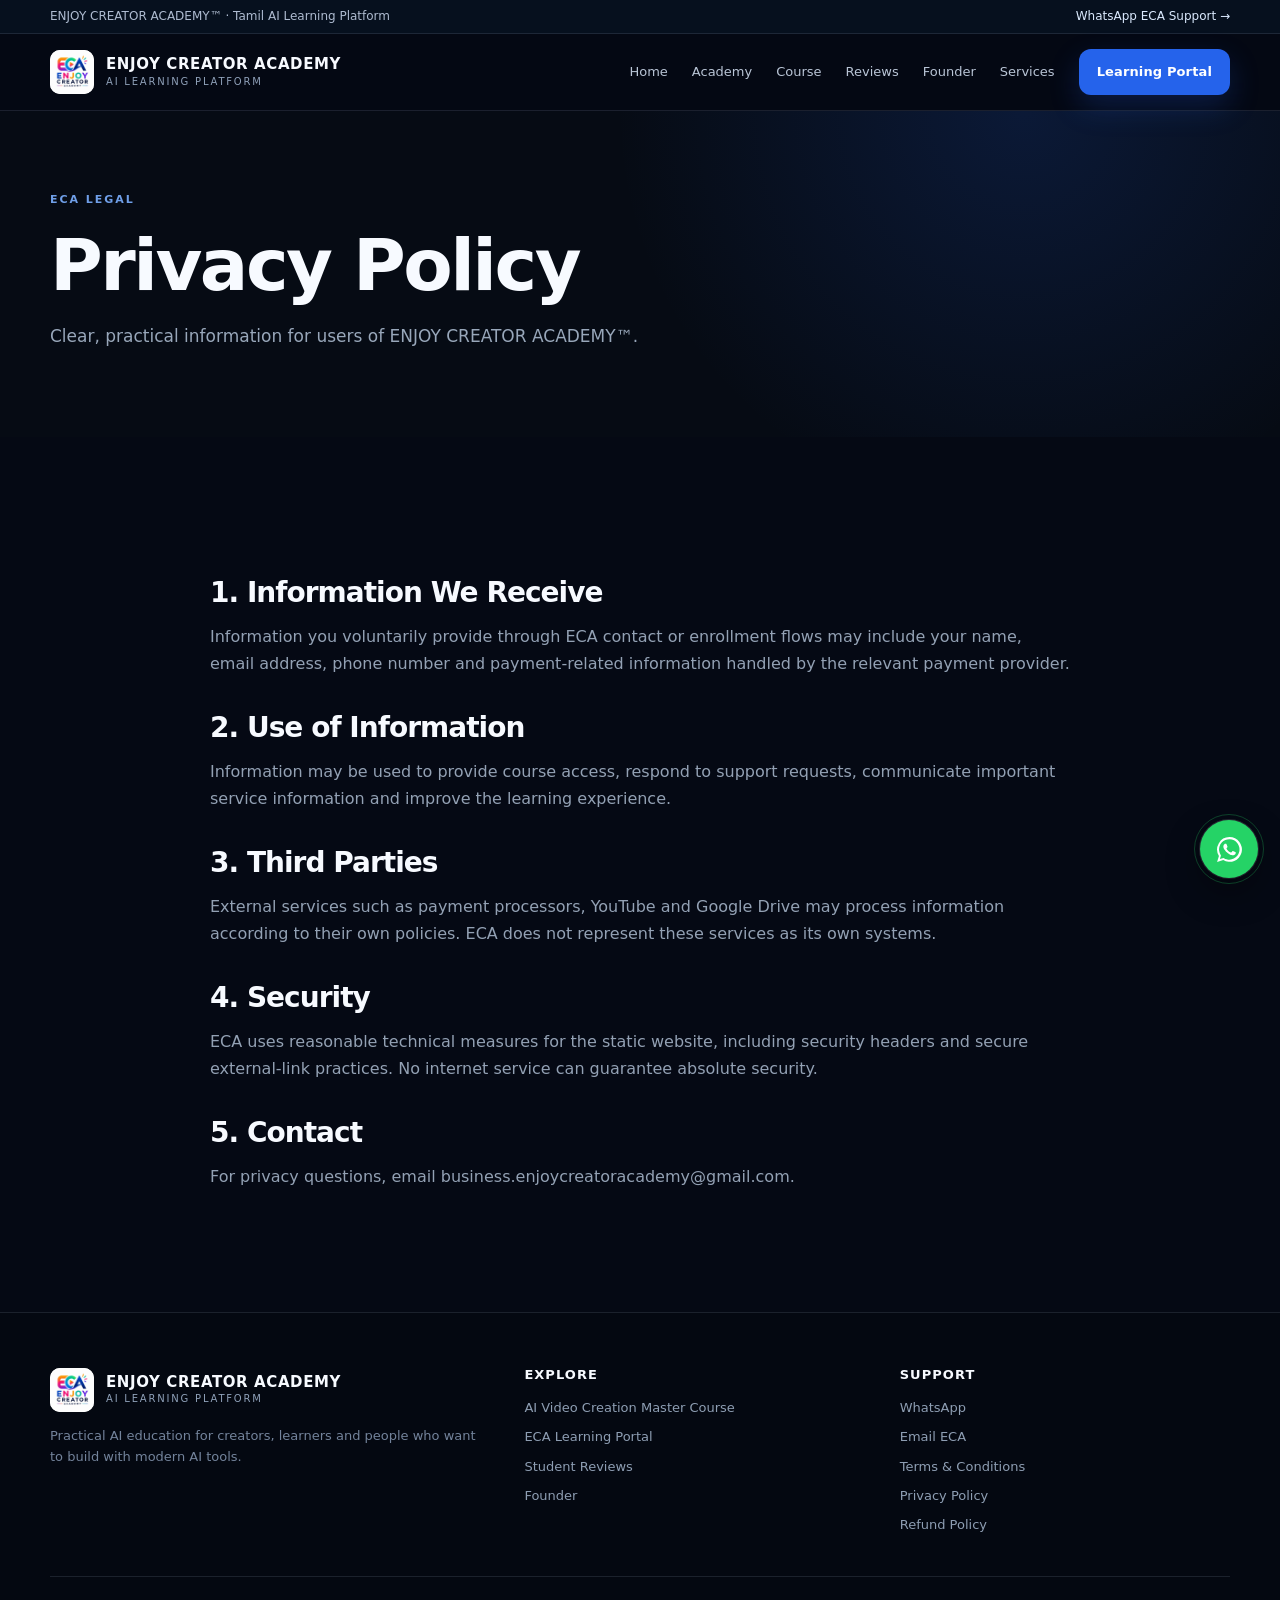
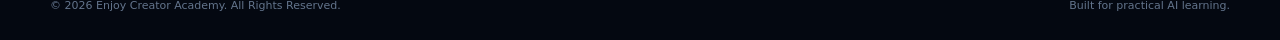
<file: privacy.html>
<!doctype html><html lang="en"><head><meta charset="utf-8"><meta name="viewport" content="width=device-width,initial-scale=1,viewport-fit=cover"><meta name="theme-color" content="#050914"><meta name="color-scheme" content="dark"><meta name="referrer" content="strict-origin-when-cross-origin"><link rel="icon" href="assets/eca-logo.jpg"><link rel="stylesheet" href="style.css"><script defer src="script.js"></script><title>Privacy Policy | ENJOY CREATOR ACADEMY™</title><meta name="description" content="ECA privacy policy."><link rel="canonical" href="https://www.enjoycreatoracademy.in/privacy.html"></head><body><a class="skip" href="#main">Skip to content</a><div class="topbar"><div class="container"><span>ENJOY CREATOR ACADEMY™ · Tamil AI Learning Platform</span><a href="https://wa.me/916381046840" target="_blank" rel="noopener noreferrer">WhatsApp ECA Support →</a></div></div>
<header class="site-header"><div class="container nav"><a class="brand" href="index.html" aria-label="Enjoy Creator Academy home"><img src="assets/eca-logo.jpg" alt="Enjoy Creator Academy logo"><span class="brand-copy"><strong>ENJOY CREATOR ACADEMY</strong><span>AI LEARNING PLATFORM</span></span></a><nav class="navlinks" aria-label="Primary"><a href="index.html">Home</a><a href="index.html#academy">Academy</a><a href="course.html">Course</a><a href="index.html#reviews">Reviews</a><a href="index.html#founder">Founder</a><a href="index.html#services">Services</a><a class="nav-cta" href="portal.html">Learning Portal</a></nav><button class="menu-toggle" data-menu aria-expanded="false" aria-label="Open navigation"><span></span><span></span><span></span></button></div><nav class="mobile-nav" data-mobile-nav aria-label="Mobile navigation"><a href="index.html">Home</a><a href="index.html#academy">Academy</a><a href="course.html">Course</a><a href="index.html#reviews">Reviews</a><a href="index.html#founder">Founder</a><a href="index.html#services">Services</a><a href="portal.html">Learning Portal →</a></nav></header><main id="main"><section class="page-hero"><div class="container"><div class="kicker">ECA Legal</div><h1>Privacy Policy</h1><p>Clear, practical information for users of ENJOY CREATOR ACADEMY™.</p></div></section><section class="section"><div class="container legal"><h2>1. Information We Receive</h2><p>Information you voluntarily provide through ECA contact or enrollment flows may include your name, email address, phone number and payment-related information handled by the relevant payment provider.</p><h2>2. Use of Information</h2><p>Information may be used to provide course access, respond to support requests, communicate important service information and improve the learning experience.</p><h2>3. Third Parties</h2><p>External services such as payment processors, YouTube and Google Drive may process information according to their own policies. ECA does not represent these services as its own systems.</p><h2>4. Security</h2><p>ECA uses reasonable technical measures for the static website, including security headers and secure external-link practices. No internet service can guarantee absolute security.</p><h2>5. Contact</h2><p>For privacy questions, email business.enjoycreatoracademy@gmail.com.</p></div></section></main><footer class="footer"><div class="container"><div class="footer-grid"><div><a class="brand" href="index.html"><img src="assets/eca-logo.jpg" alt="ECA logo"><span class="brand-copy"><strong>ENJOY CREATOR ACADEMY</strong><span>AI LEARNING PLATFORM</span></span></a><p>Practical AI education for creators, learners and people who want to build with modern AI tools.</p></div><div><h3>Explore</h3><div class="footer-links"><a href="course.html">AI Video Creation Master Course</a><a href="portal.html">ECA Learning Portal</a><a href="index.html#reviews">Student Reviews</a><a href="index.html#founder">Founder</a></div></div><div><h3>Support</h3><div class="footer-links"><a href="https://wa.me/916381046840" target="_blank" rel="noopener noreferrer">WhatsApp</a><a href="mailto:business.enjoycreatoracademy@gmail.com">Email ECA</a><a href="terms.html">Terms & Conditions</a><a href="privacy.html">Privacy Policy</a><a href="refund.html">Refund Policy</a></div></div></div><div class="footer-bottom"><span>© <span data-year>2026</span> Enjoy Creator Academy. All Rights Reserved.</span><span>Built for practical AI learning.</span></div></div></footer><a class="whatsapp-float" href="https://wa.me/916381046840" target="_blank" rel="noopener noreferrer" aria-label="Chat with ENJOY CREATOR ACADEMY on WhatsApp" title="Chat with ECA on WhatsApp"><svg class="whatsapp-svg" viewBox="0 0 32 32" aria-hidden="true" focusable="false"><path fill="currentColor" d="M16.03 3.2a12.77 12.77 0 0 0-10.95 19.4L3.2 28.8l6.36-1.84A12.77 12.77 0 1 0 16.03 3.2Zm0 23.26c-2.03 0-4-.53-5.74-1.53l-.41-.24-3.78 1.1 1.1-3.68-.27-.42a10.55 10.55 0 1 1 9.1 4.77Zm5.79-7.91c-.32-.16-1.87-.92-2.16-1.02-.29-.11-.5-.16-.71.16-.21.32-.81 1.02-.99 1.23-.18.21-.36.24-.68.08-.32-.16-1.34-.49-2.55-1.57-.94-.84-1.57-1.88-1.75-2.2-.18-.32-.02-.49.14-.65.15-.15.32-.36.48-.55.16-.18.21-.31.32-.52.1-.21.05-.39-.03-.55-.08-.16-.71-1.71-.97-2.34-.25-.61-.51-.53-.71-.54h-.61c-.21 0-.55.08-.84.39-.29.32-1.1 1.08-1.1 2.64s1.13 3.06 1.29 3.27c.16.21 2.22 3.39 5.38 4.76.75.32 1.34.51 1.8.65.76.24 1.46.2 2.01.12.61-.09 1.87-.76 2.13-1.5.26-.74.26-1.37.18-1.5-.08-.13-.29-.21-.61-.37Z"/></svg></a>
</body></html>
</file>
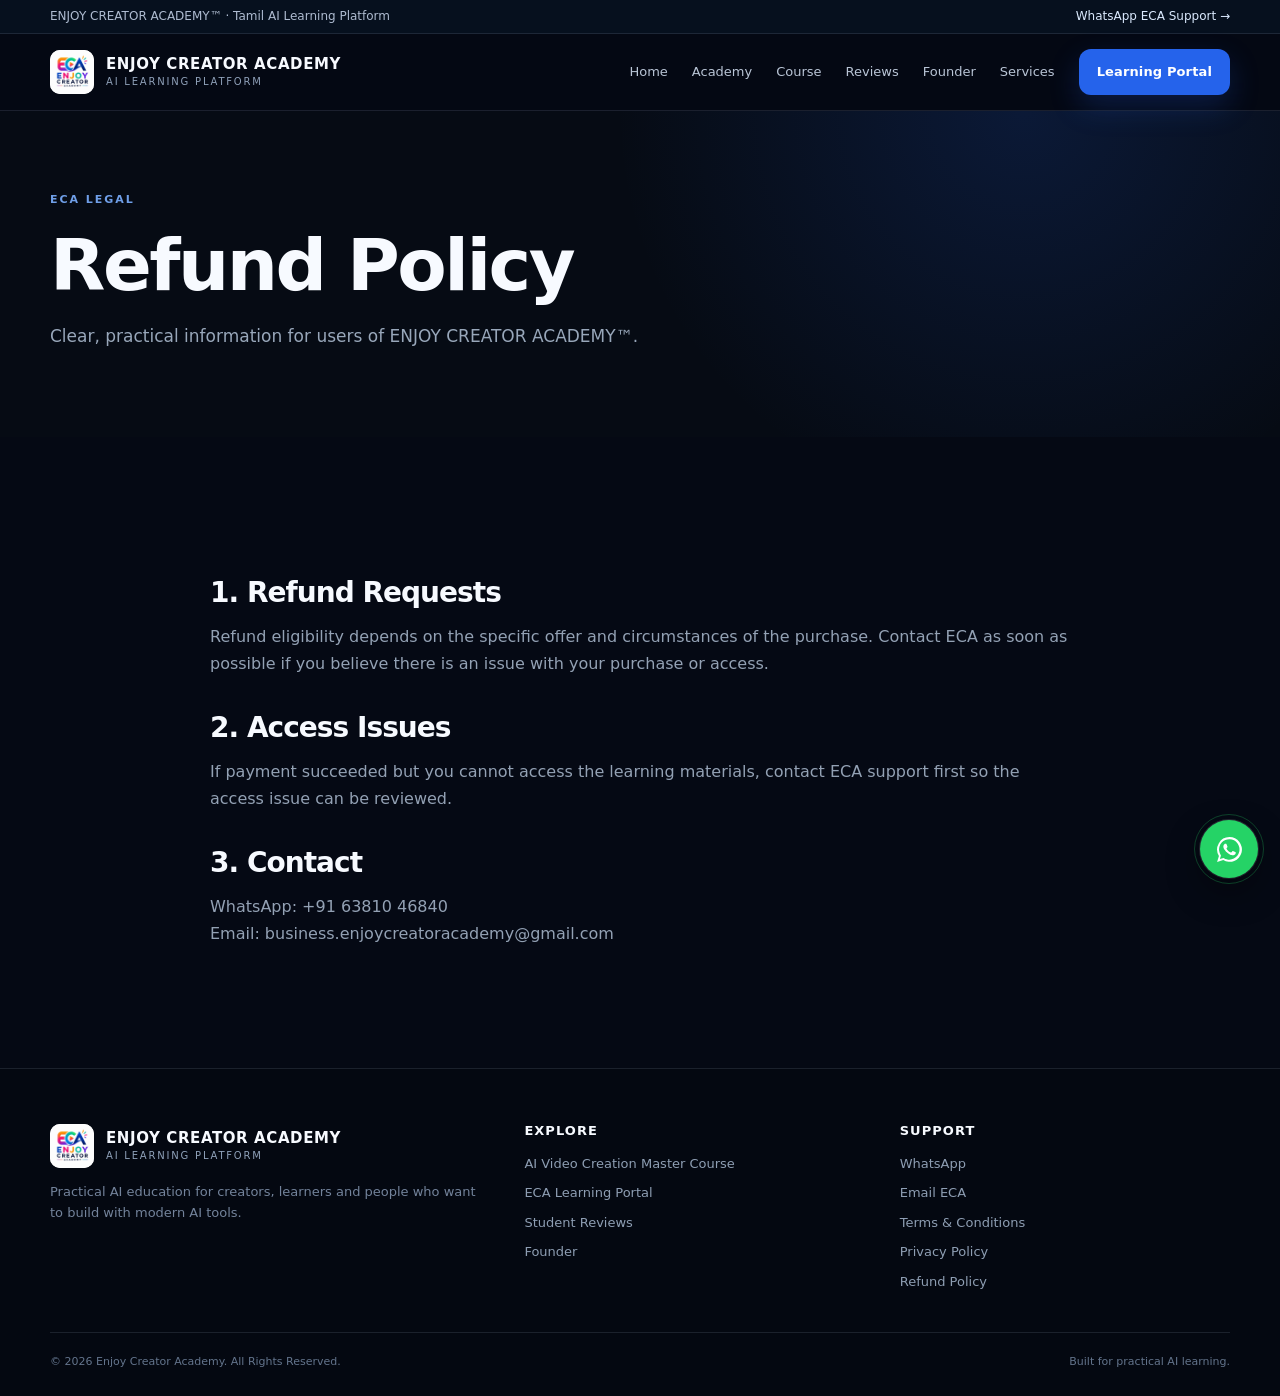
<file: refund.html>
<!doctype html><html lang="en"><head><meta charset="utf-8"><meta name="viewport" content="width=device-width,initial-scale=1,viewport-fit=cover"><meta name="theme-color" content="#050914"><meta name="color-scheme" content="dark"><meta name="referrer" content="strict-origin-when-cross-origin"><link rel="icon" href="assets/eca-logo.jpg"><link rel="stylesheet" href="style.css"><script defer src="script.js"></script><title>Refund Policy | ENJOY CREATOR ACADEMY™</title><meta name="description" content="ECA refund policy."><link rel="canonical" href="https://www.enjoycreatoracademy.in/refund.html"></head><body><a class="skip" href="#main">Skip to content</a><div class="topbar"><div class="container"><span>ENJOY CREATOR ACADEMY™ · Tamil AI Learning Platform</span><a href="https://wa.me/916381046840" target="_blank" rel="noopener noreferrer">WhatsApp ECA Support →</a></div></div>
<header class="site-header"><div class="container nav"><a class="brand" href="index.html" aria-label="Enjoy Creator Academy home"><img src="assets/eca-logo.jpg" alt="Enjoy Creator Academy logo"><span class="brand-copy"><strong>ENJOY CREATOR ACADEMY</strong><span>AI LEARNING PLATFORM</span></span></a><nav class="navlinks" aria-label="Primary"><a href="index.html">Home</a><a href="index.html#academy">Academy</a><a href="course.html">Course</a><a href="index.html#reviews">Reviews</a><a href="index.html#founder">Founder</a><a href="index.html#services">Services</a><a class="nav-cta" href="portal.html">Learning Portal</a></nav><button class="menu-toggle" data-menu aria-expanded="false" aria-label="Open navigation"><span></span><span></span><span></span></button></div><nav class="mobile-nav" data-mobile-nav aria-label="Mobile navigation"><a href="index.html">Home</a><a href="index.html#academy">Academy</a><a href="course.html">Course</a><a href="index.html#reviews">Reviews</a><a href="index.html#founder">Founder</a><a href="index.html#services">Services</a><a href="portal.html">Learning Portal →</a></nav></header><main id="main"><section class="page-hero"><div class="container"><div class="kicker">ECA Legal</div><h1>Refund Policy</h1><p>Clear, practical information for users of ENJOY CREATOR ACADEMY™.</p></div></section><section class="section"><div class="container legal"><h2>1. Refund Requests</h2><p>Refund eligibility depends on the specific offer and circumstances of the purchase. Contact ECA as soon as possible if you believe there is an issue with your purchase or access.</p><h2>2. Access Issues</h2><p>If payment succeeded but you cannot access the learning materials, contact ECA support first so the access issue can be reviewed.</p><h2>3. Contact</h2><p>WhatsApp: +91 63810 46840<br>Email: business.enjoycreatoracademy@gmail.com</p></div></section></main><footer class="footer"><div class="container"><div class="footer-grid"><div><a class="brand" href="index.html"><img src="assets/eca-logo.jpg" alt="ECA logo"><span class="brand-copy"><strong>ENJOY CREATOR ACADEMY</strong><span>AI LEARNING PLATFORM</span></span></a><p>Practical AI education for creators, learners and people who want to build with modern AI tools.</p></div><div><h3>Explore</h3><div class="footer-links"><a href="course.html">AI Video Creation Master Course</a><a href="portal.html">ECA Learning Portal</a><a href="index.html#reviews">Student Reviews</a><a href="index.html#founder">Founder</a></div></div><div><h3>Support</h3><div class="footer-links"><a href="https://wa.me/916381046840" target="_blank" rel="noopener noreferrer">WhatsApp</a><a href="mailto:business.enjoycreatoracademy@gmail.com">Email ECA</a><a href="terms.html">Terms & Conditions</a><a href="privacy.html">Privacy Policy</a><a href="refund.html">Refund Policy</a></div></div></div><div class="footer-bottom"><span>© <span data-year>2026</span> Enjoy Creator Academy. All Rights Reserved.</span><span>Built for practical AI learning.</span></div></div></footer><a class="whatsapp-float" href="https://wa.me/916381046840" target="_blank" rel="noopener noreferrer" aria-label="Chat with ENJOY CREATOR ACADEMY on WhatsApp" title="Chat with ECA on WhatsApp"><svg class="whatsapp-svg" viewBox="0 0 32 32" aria-hidden="true" focusable="false"><path fill="currentColor" d="M16.03 3.2a12.77 12.77 0 0 0-10.95 19.4L3.2 28.8l6.36-1.84A12.77 12.77 0 1 0 16.03 3.2Zm0 23.26c-2.03 0-4-.53-5.74-1.53l-.41-.24-3.78 1.1 1.1-3.68-.27-.42a10.55 10.55 0 1 1 9.1 4.77Zm5.79-7.91c-.32-.16-1.87-.92-2.16-1.02-.29-.11-.5-.16-.71.16-.21.32-.81 1.02-.99 1.23-.18.21-.36.24-.68.08-.32-.16-1.34-.49-2.55-1.57-.94-.84-1.57-1.88-1.75-2.2-.18-.32-.02-.49.14-.65.15-.15.32-.36.48-.55.16-.18.21-.31.32-.52.1-.21.05-.39-.03-.55-.08-.16-.71-1.71-.97-2.34-.25-.61-.51-.53-.71-.54h-.61c-.21 0-.55.08-.84.39-.29.32-1.1 1.08-1.1 2.64s1.13 3.06 1.29 3.27c.16.21 2.22 3.39 5.38 4.76.75.32 1.34.51 1.8.65.76.24 1.46.2 2.01.12.61-.09 1.87-.76 2.13-1.5.26-.74.26-1.37.18-1.5-.08-.13-.29-.21-.61-.37Z"/></svg></a>
</body></html>
</file>
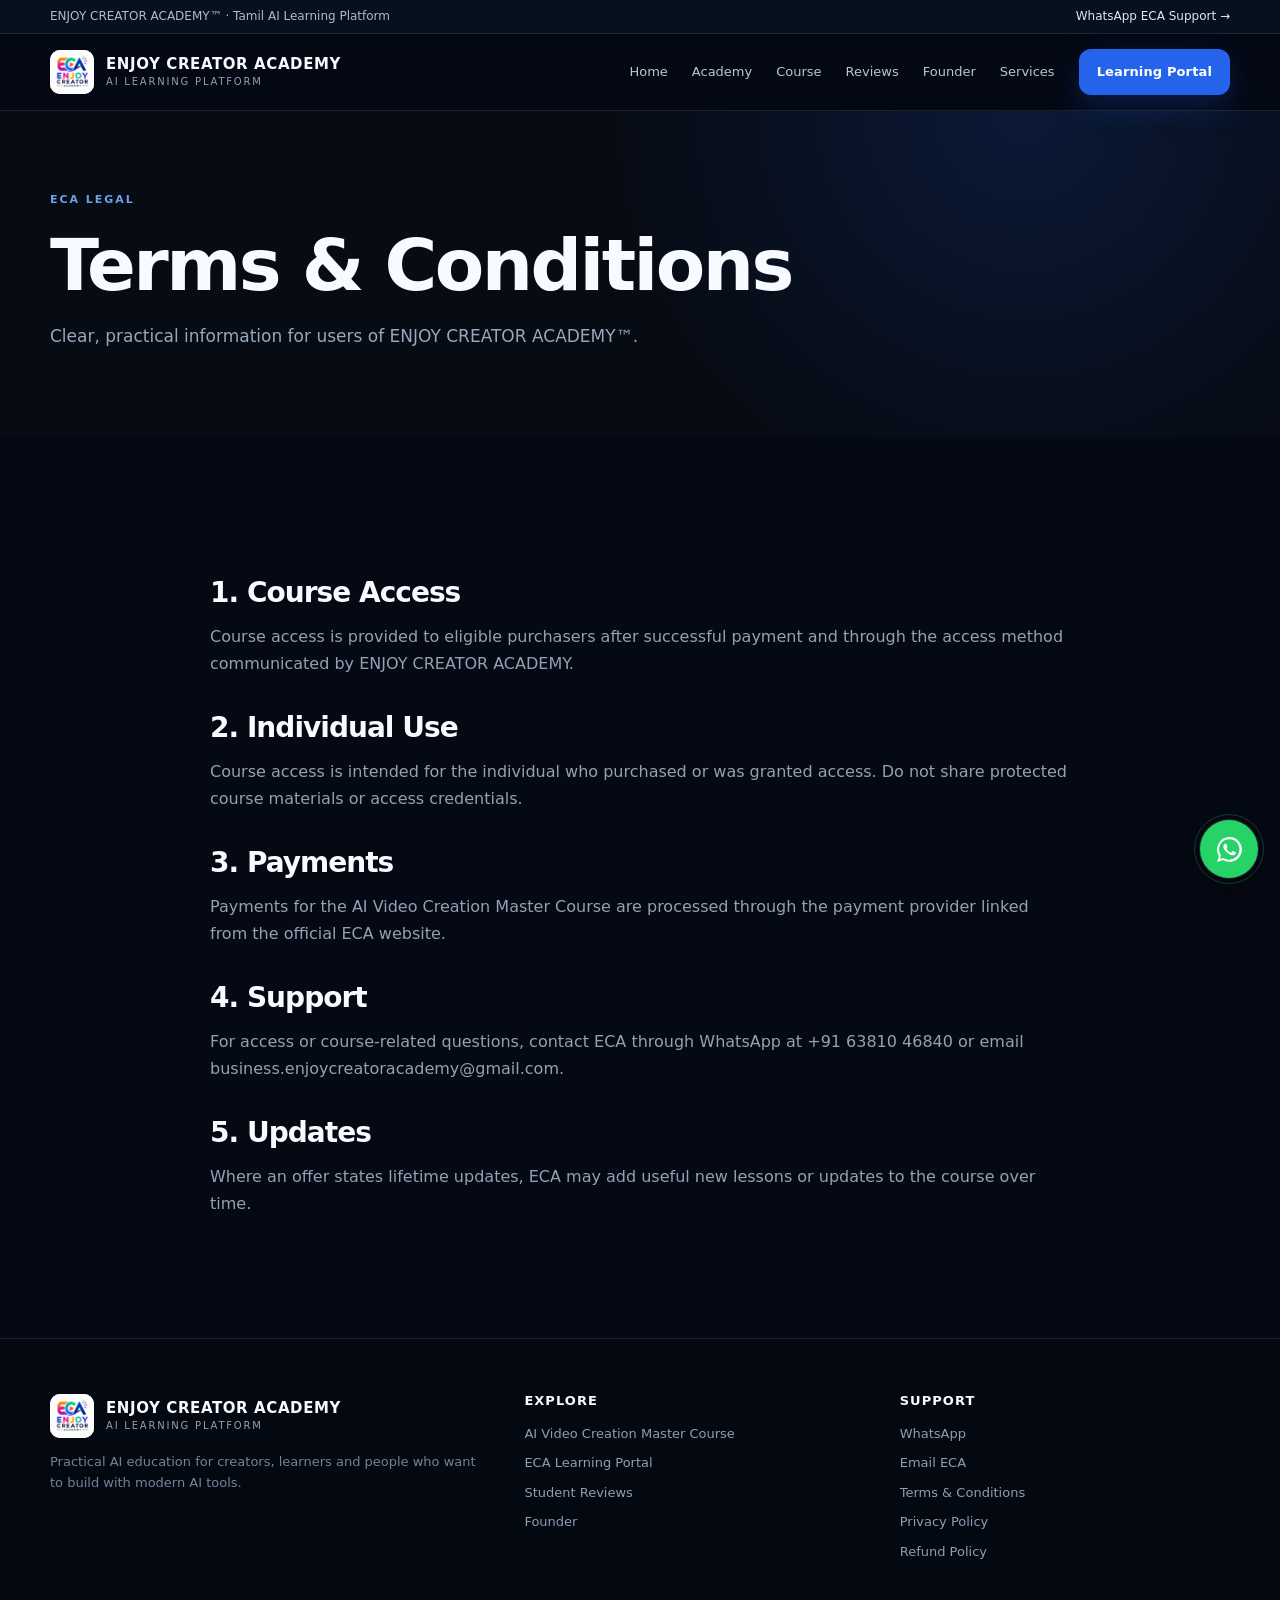
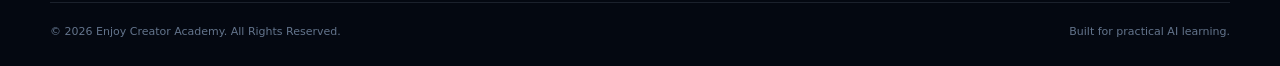
<file: terms.html>
<!doctype html><html lang="en"><head><meta charset="utf-8"><meta name="viewport" content="width=device-width,initial-scale=1,viewport-fit=cover"><meta name="theme-color" content="#050914"><meta name="color-scheme" content="dark"><meta name="referrer" content="strict-origin-when-cross-origin"><link rel="icon" href="assets/eca-logo.jpg"><link rel="stylesheet" href="style.css"><script defer src="script.js"></script><title>Terms & Conditions | ENJOY CREATOR ACADEMY™</title><meta name="description" content="ECA terms and conditions."><link rel="canonical" href="https://www.enjoycreatoracademy.in/terms.html"></head><body><a class="skip" href="#main">Skip to content</a><div class="topbar"><div class="container"><span>ENJOY CREATOR ACADEMY™ · Tamil AI Learning Platform</span><a href="https://wa.me/916381046840" target="_blank" rel="noopener noreferrer">WhatsApp ECA Support →</a></div></div>
<header class="site-header"><div class="container nav"><a class="brand" href="index.html" aria-label="Enjoy Creator Academy home"><img src="assets/eca-logo.jpg" alt="Enjoy Creator Academy logo"><span class="brand-copy"><strong>ENJOY CREATOR ACADEMY</strong><span>AI LEARNING PLATFORM</span></span></a><nav class="navlinks" aria-label="Primary"><a href="index.html">Home</a><a href="index.html#academy">Academy</a><a href="course.html">Course</a><a href="index.html#reviews">Reviews</a><a href="index.html#founder">Founder</a><a href="index.html#services">Services</a><a class="nav-cta" href="portal.html">Learning Portal</a></nav><button class="menu-toggle" data-menu aria-expanded="false" aria-label="Open navigation"><span></span><span></span><span></span></button></div><nav class="mobile-nav" data-mobile-nav aria-label="Mobile navigation"><a href="index.html">Home</a><a href="index.html#academy">Academy</a><a href="course.html">Course</a><a href="index.html#reviews">Reviews</a><a href="index.html#founder">Founder</a><a href="index.html#services">Services</a><a href="portal.html">Learning Portal →</a></nav></header><main id="main"><section class="page-hero"><div class="container"><div class="kicker">ECA Legal</div><h1>Terms & Conditions</h1><p>Clear, practical information for users of ENJOY CREATOR ACADEMY™.</p></div></section><section class="section"><div class="container legal"><h2>1. Course Access</h2><p>Course access is provided to eligible purchasers after successful payment and through the access method communicated by ENJOY CREATOR ACADEMY.</p><h2>2. Individual Use</h2><p>Course access is intended for the individual who purchased or was granted access. Do not share protected course materials or access credentials.</p><h2>3. Payments</h2><p>Payments for the AI Video Creation Master Course are processed through the payment provider linked from the official ECA website.</p><h2>4. Support</h2><p>For access or course-related questions, contact ECA through WhatsApp at +91 63810 46840 or email business.enjoycreatoracademy@gmail.com.</p><h2>5. Updates</h2><p>Where an offer states lifetime updates, ECA may add useful new lessons or updates to the course over time.</p></div></section></main><footer class="footer"><div class="container"><div class="footer-grid"><div><a class="brand" href="index.html"><img src="assets/eca-logo.jpg" alt="ECA logo"><span class="brand-copy"><strong>ENJOY CREATOR ACADEMY</strong><span>AI LEARNING PLATFORM</span></span></a><p>Practical AI education for creators, learners and people who want to build with modern AI tools.</p></div><div><h3>Explore</h3><div class="footer-links"><a href="course.html">AI Video Creation Master Course</a><a href="portal.html">ECA Learning Portal</a><a href="index.html#reviews">Student Reviews</a><a href="index.html#founder">Founder</a></div></div><div><h3>Support</h3><div class="footer-links"><a href="https://wa.me/916381046840" target="_blank" rel="noopener noreferrer">WhatsApp</a><a href="mailto:business.enjoycreatoracademy@gmail.com">Email ECA</a><a href="terms.html">Terms & Conditions</a><a href="privacy.html">Privacy Policy</a><a href="refund.html">Refund Policy</a></div></div></div><div class="footer-bottom"><span>© <span data-year>2026</span> Enjoy Creator Academy. All Rights Reserved.</span><span>Built for practical AI learning.</span></div></div></footer><a class="whatsapp-float" href="https://wa.me/916381046840" target="_blank" rel="noopener noreferrer" aria-label="Chat with ENJOY CREATOR ACADEMY on WhatsApp" title="Chat with ECA on WhatsApp"><svg class="whatsapp-svg" viewBox="0 0 32 32" aria-hidden="true" focusable="false"><path fill="currentColor" d="M16.03 3.2a12.77 12.77 0 0 0-10.95 19.4L3.2 28.8l6.36-1.84A12.77 12.77 0 1 0 16.03 3.2Zm0 23.26c-2.03 0-4-.53-5.74-1.53l-.41-.24-3.78 1.1 1.1-3.68-.27-.42a10.55 10.55 0 1 1 9.1 4.77Zm5.79-7.91c-.32-.16-1.87-.92-2.16-1.02-.29-.11-.5-.16-.71.16-.21.32-.81 1.02-.99 1.23-.18.21-.36.24-.68.08-.32-.16-1.34-.49-2.55-1.57-.94-.84-1.57-1.88-1.75-2.2-.18-.32-.02-.49.14-.65.15-.15.32-.36.48-.55.16-.18.21-.31.32-.52.1-.21.05-.39-.03-.55-.08-.16-.71-1.71-.97-2.34-.25-.61-.51-.53-.71-.54h-.61c-.21 0-.55.08-.84.39-.29.32-1.1 1.08-1.1 2.64s1.13 3.06 1.29 3.27c.16.21 2.22 3.39 5.38 4.76.75.32 1.34.51 1.8.65.76.24 1.46.2 2.01.12.61-.09 1.87-.76 2.13-1.5.26-.74.26-1.37.18-1.5-.08-.13-.29-.21-.61-.37Z"/></svg></a>
</body></html>
</file>
<file: style.css>
:root{
  --bg:#050914;--bg2:#08111f;--panel:#0b1627;--panel2:#0e1c30;--text:#f7faff;--muted:#9aa9bd;
  --line:rgba(148,163,184,.16);--blue:#2563eb;--blue2:#3b82f6;--cyan:#60a5fa;--white:#fff;--shadow:0 24px 70px rgba(0,0,0,.32);
  --radius:22px;--max:1180px;
}
*{box-sizing:border-box}html{scroll-behavior:smooth}body{margin:0;background:var(--bg);color:var(--text);font-family:Inter,Manrope,ui-sans-serif,system-ui,-apple-system,BlinkMacSystemFont,"Segoe UI",sans-serif;line-height:1.65}body.menu-open{overflow:hidden}
a{color:inherit;text-decoration:none}button,a{font:inherit}img{max-width:100%;display:block}iframe{display:block}button{border:0}.container{width:min(var(--max),calc(100% - 40px));margin:auto}.skip{position:fixed;left:14px;top:-60px;z-index:9999;padding:10px 14px;background:#fff;color:#000;border-radius:10px}.skip:focus{top:14px}
.topbar{height:34px;background:#06101e;border-bottom:1px solid var(--line);font-size:12px;color:#aebbd0}.topbar .container{height:100%;display:flex;align-items:center;justify-content:space-between}.topbar a{color:#dbeafe}.site-header{position:sticky;top:0;z-index:1000;background:rgba(5,9,20,.88);backdrop-filter:blur(18px);border-bottom:1px solid var(--line)}.nav{height:76px;display:flex;align-items:center;justify-content:space-between;gap:28px}.brand{display:flex;align-items:center;gap:12px;min-width:0}.brand img{width:44px;height:44px;object-fit:contain;border-radius:10px;background:#fff}.brand-copy{display:flex;flex-direction:column;line-height:1.05}.brand-copy strong{font-size:15px;letter-spacing:.04em}.brand-copy span{font-size:10px;color:#8fa1b9;letter-spacing:.18em;margin-top:4px}.navlinks{display:flex;align-items:center;gap:24px;font-size:13px;color:#b9c5d6}.navlinks a{transition:.2s}.navlinks a:hover,.navlinks a:focus-visible{color:#fff}.nav-cta,.btn{display:inline-flex;align-items:center;justify-content:center;gap:9px;border-radius:12px;padding:12px 18px;font-weight:750;letter-spacing:.01em;transition:transform .2s,background .2s,border-color .2s,box-shadow .2s}.nav-cta,.btn-primary{background:var(--blue);color:#fff;box-shadow:0 12px 30px rgba(37,99,235,.22)}.nav-cta:hover,.btn-primary:hover{transform:translateY(-2px);background:#1d4ed8;box-shadow:0 16px 36px rgba(37,99,235,.3)}.btn-secondary{border:1px solid rgba(148,163,184,.25);background:#0b1423;color:#eaf2ff}.btn-secondary:hover{border-color:rgba(96,165,250,.55);transform:translateY(-2px)}.menu-toggle{display:none;background:#0c1727;border:1px solid var(--line);color:#fff;width:44px;height:44px;border-radius:12px;cursor:pointer}.menu-toggle span{display:block;width:19px;height:2px;background:#fff;margin:4px auto;border-radius:2px}
.hero{position:relative;overflow:hidden;padding:78px 0 92px;background:radial-gradient(circle at 80% 20%,rgba(37,99,235,.14),transparent 34%),linear-gradient(180deg,#060b15 0%,#07101d 100%)}.hero:before{content:"";position:absolute;inset:0;background-image:linear-gradient(rgba(255,255,255,.025) 1px,transparent 1px),linear-gradient(90deg,rgba(255,255,255,.025) 1px,transparent 1px);background-size:60px 60px;mask-image:linear-gradient(to bottom,black,transparent 85%);pointer-events:none}.hero-grid{position:relative;display:grid;grid-template-columns:1.02fr .78fr;gap:70px;align-items:center}.eyebrow{display:inline-flex;align-items:center;gap:9px;color:#9fc4ff;text-transform:uppercase;letter-spacing:.16em;font-size:11px;font-weight:800}.eyebrow:before{content:"";width:24px;height:1px;background:var(--blue2)}h1,h2,h3{margin:0;line-height:1.08;letter-spacing:-.035em}h1{font-size:clamp(46px,6vw,82px);max-width:850px;margin-top:18px}.hero h1 span{color:#60a5fa}.lead{font-size:18px;line-height:1.75;color:#aebbd0;max-width:650px;margin:26px 0 0}.actions{display:flex;flex-wrap:wrap;gap:12px;margin-top:30px}.micro{display:flex;flex-wrap:wrap;gap:18px;margin-top:22px;color:#7f91aa;font-size:12px}.micro b{color:#dce9ff}.video-shell{justify-self:end;width:min(100%,390px);padding:9px;border:1px solid rgba(148,163,184,.2);border-radius:28px;background:#070d17;box-shadow:var(--shadow)}.video-frame{aspect-ratio:9/16;border-radius:21px;overflow:hidden;background:#000}.video-frame iframe{width:100%;height:100%;border:0}.hero-video-label{padding:10px 6px 1px;text-align:center;color:#7f91aa;font-size:11px;letter-spacing:.12em;text-transform:uppercase}
.strip{border-top:1px solid var(--line);border-bottom:1px solid var(--line);background:#07101c}.strip-grid{display:grid;grid-template-columns:repeat(4,1fr)}.strip-item{padding:24px 20px;border-right:1px solid var(--line)}.strip-item:last-child{border-right:0}.strip-item small{display:block;color:#6f819b;font-size:10px;letter-spacing:.14em;text-transform:uppercase}.strip-item strong{display:block;margin-top:4px;font-size:14px}
.section{padding:105px 0}.section-head{display:flex;align-items:end;justify-content:space-between;gap:30px;margin-bottom:45px}.kicker{font-size:11px;text-transform:uppercase;letter-spacing:.18em;color:#6f9fe8;font-weight:800;margin-bottom:13px}.section h2{font-size:clamp(32px,4vw,52px)}.section-intro{max-width:530px;color:#91a0b5}.grid-3{display:grid;grid-template-columns:repeat(3,1fr);gap:18px}.grid-2{display:grid;grid-template-columns:repeat(2,1fr);gap:20px}.card{background:linear-gradient(180deg,#0c1727,#09121f);border:1px solid var(--line);border-radius:var(--radius);padding:28px;box-shadow:0 12px 40px rgba(0,0,0,.16)}.card:hover{border-color:rgba(96,165,250,.34);transform:translateY(-3px)}.card{transition:.25s}.number{font-size:12px;color:#5e8fe0;letter-spacing:.12em;font-weight:800}.card h3{font-size:22px;margin:15px 0 10px}.card p{color:#8e9db2;margin:0}.feature{display:grid;grid-template-columns:1fr .9fr;gap:60px;align-items:center}.feature-media{border:1px solid var(--line);border-radius:28px;padding:10px;background:#08111e}.feature-media img{border-radius:20px;width:100%;height:100%;object-fit:cover}.course-panel{padding:38px;border-radius:28px;border:1px solid rgba(96,165,250,.24);background:radial-gradient(circle at 100% 0,rgba(37,99,235,.14),transparent 35%),#0a1423}.price{font-size:40px;font-weight:850;letter-spacing:-.04em;margin:18px 0}.price small{font-size:12px;color:#8fa0b7;font-weight:650;letter-spacing:.1em;text-transform:uppercase}.pill-row{display:flex;flex-wrap:wrap;gap:8px;margin:20px 0}.pill{padding:8px 11px;border:1px solid var(--line);background:#0c1828;border-radius:999px;color:#a9b8cb;font-size:12px}
.lesson-grid{display:grid;grid-template-columns:repeat(3,1fr);gap:12px}.lesson{display:grid;grid-template-columns:42px 1fr;gap:14px;align-items:start;padding:19px;border:1px solid var(--line);border-radius:16px;background:#091321}.lesson-num{width:36px;height:36px;display:grid;place-items:center;border-radius:10px;background:#0e2240;color:#76a8ff;font-size:11px;font-weight:800}.lesson strong{display:block;font-size:14px;line-height:1.45}.lesson small{display:block;color:#6f819b;margin-top:5px;font-size:11px}
.review-grid{display:grid;grid-template-columns:repeat(4,1fr);gap:16px}.review{border:1px solid var(--line);border-radius:20px;padding:8px;background:#080f1a}.review .video-frame{border-radius:15px}.review-note{font-size:10px;color:#697b94;text-transform:uppercase;letter-spacing:.1em;padding:10px 5px 4px;text-align:center}.cert-grid{display:grid;grid-template-columns:repeat(4,1fr);gap:16px}.cert{border:1px solid var(--line);border-radius:18px;padding:8px;background:#09111d;cursor:zoom-in}.cert img{border-radius:12px;width:100%;height:auto}.founder{display:grid;grid-template-columns:.72fr 1.28fr;gap:55px;align-items:center}.founder-photo{border-radius:28px;overflow:hidden;border:1px solid rgba(96,165,250,.25);background:#0a1321;box-shadow:var(--shadow)}.founder-photo img{width:100%;aspect-ratio:3/4;object-fit:cover}.founder-copy .quote{font-size:25px;line-height:1.45;color:#e7eef9;margin:24px 0}.founder-copy p{color:#8f9eb2}.founder-meta{display:flex;flex-wrap:wrap;gap:10px;margin:24px 0}.founder-meta span{border:1px solid var(--line);padding:8px 11px;border-radius:999px;font-size:11px;color:#a8b6c8}.founder-sign{margin-top:25px;padding-top:20px;border-top:1px solid var(--line)}.founder-sign strong{display:block}.founder-sign span{font-size:12px;color:#73859d}
.chat-grid{display:grid;grid-template-columns:repeat(5,1fr);gap:12px}.chat{padding:18px;border:1px solid var(--line);border-radius:18px;background:#0a1422}.chat:before{content:"FEEDBACK PREVIEW";font-size:8px;letter-spacing:.14em;color:#5d88c9}.chat p{font-size:13px;color:#c0cbd9;margin:12px 0 0}.faq{border-top:1px solid var(--line)}details{border-bottom:1px solid var(--line);padding:20px 0}summary{cursor:pointer;list-style:none;font-weight:700;display:flex;justify-content:space-between;gap:20px}summary::-webkit-details-marker{display:none}summary:after{content:"+";color:#6d9fe8;font-size:20px}details[open] summary:after{content:"−"}details p{color:#8f9eb2;max-width:800px;margin:13px 0 0}.consult{padding:50px;border-radius:28px;background:radial-gradient(circle at 80% 20%,rgba(37,99,235,.24),transparent 32%),#091322;border:1px solid rgba(96,165,250,.22);display:flex;justify-content:space-between;align-items:center;gap:30px}.consult p{color:#91a0b5;max-width:650px}.consult-list{display:flex;flex-wrap:wrap;gap:14px;color:#b5c2d2;font-size:12px}.services{border-top:1px solid var(--line)}.service-card{min-height:190px}.service-card h3{margin-top:12px}
.final{padding:105px 0}.final-box{padding:70px 50px;border-radius:32px;background:linear-gradient(135deg,#0b1b31,#08111f);border:1px solid rgba(96,165,250,.2);text-align:center}.final-box h2{font-size:clamp(36px,5vw,62px)}.final-box p{color:#93a2b6;max-width:650px;margin:18px auto 0}.footer{border-top:1px solid var(--line);background:#040811;padding:55px 0 25px}.footer-grid{display:grid;grid-template-columns:1.3fr 1fr 1fr;gap:45px}.footer p{color:#73839b;font-size:13px}.footer h3{font-size:13px;letter-spacing:.08em;text-transform:uppercase;margin-bottom:15px}.footer-links{display:grid;gap:8px;color:#8e9eb3;font-size:13px}.footer-bottom{margin-top:40px;padding-top:20px;border-top:1px solid var(--line);color:#63748c;font-size:11px;display:flex;justify-content:space-between;gap:15px}.mobile-nav{display:none}
.page-hero{padding:80px 0 70px;background:radial-gradient(circle at 80% 0,rgba(37,99,235,.16),transparent 38%),#060b14}.page-hero h1{font-size:clamp(44px,6vw,72px);max-width:850px}.page-hero p{max-width:700px;color:#98a7ba;font-size:17px}.breadcrumbs{font-size:11px;color:#70839d;margin-bottom:20px}.breadcrumbs a{color:#9db8df}.pricing-card{max-width:720px;margin:auto;text-align:center;padding:42px;border:1px solid rgba(96,165,250,.25);border-radius:30px;background:#091423}.pricing-card .price{font-size:56px}.portal-shell{display:grid;grid-template-columns:250px 1fr;min-height:610px;border:1px solid var(--line);border-radius:28px;overflow:hidden;background:#08111e}.portal-side{padding:26px;border-right:1px solid var(--line);background:#070e18}.portal-side .mini-brand{display:flex;gap:10px;align-items:center;margin-bottom:30px}.mini-brand img{width:38px;height:38px;border-radius:9px;background:#fff}.portal-nav{display:grid;gap:7px}.portal-nav a{padding:11px 12px;border-radius:10px;color:#8092aa;font-size:12px}.portal-nav a.active,.portal-nav a:hover{background:#0d2039;color:#dbeafe}.portal-main{padding:38px}.portal-top{display:flex;justify-content:space-between;gap:20px;align-items:start}.status{font-size:10px;text-transform:uppercase;letter-spacing:.13em;color:#76a8ff;background:#0d2039;border:1px solid rgba(96,165,250,.2);padding:8px 10px;border-radius:999px}.portal-course{margin-top:35px;padding:28px;border:1px solid var(--line);border-radius:22px;background:linear-gradient(135deg,#0c1c31,#09121f)}.portal-course-grid{display:grid;grid-template-columns:1fr auto;gap:25px;align-items:center}.stats{display:grid;grid-template-columns:repeat(3,1fr);gap:10px;margin-top:20px}.stat{padding:14px;border:1px solid var(--line);border-radius:13px;background:#0a1524}.stat b{display:block;font-size:20px}.stat span{font-size:10px;color:#71839b}.portal-support{margin-top:20px;display:grid;grid-template-columns:1fr 1fr;gap:12px}.support-box{padding:20px;border:1px solid var(--line);border-radius:16px;background:#091422}.support-box strong{display:block}.support-box span{font-size:12px;color:#7e90a8}.lightbox{position:fixed;inset:0;background:rgba(0,0,0,.88);display:none;align-items:center;justify-content:center;padding:30px;z-index:2000}.lightbox.open{display:flex}.lightbox img{max-height:90vh;max-width:92vw;border-radius:12px}.lightbox button{position:absolute;top:18px;right:20px;width:42px;height:42px;border-radius:50%;background:#fff;color:#000;cursor:pointer;font-size:20px}.legal{max-width:860px}.legal h2{font-size:28px;margin:36px 0 10px}.legal p,.legal li{color:#93a1b4}.legal ul{padding-left:22px}
@media(max-width:1050px){.navlinks{gap:15px}.hero-grid{gap:45px}.lesson-grid{grid-template-columns:repeat(2,1fr)}.chat-grid{grid-template-columns:repeat(3,1fr)}.review-grid,.cert-grid{grid-template-columns:repeat(2,1fr)}}
@media(max-width:820px){.topbar{display:none}.nav{height:68px}.navlinks{display:none}.menu-toggle{display:block}.mobile-nav{position:fixed;top:68px;left:0;right:0;background:#060b14;border-bottom:1px solid var(--line);padding:18px 20px;display:none}.mobile-nav.open{display:grid;gap:5px}.mobile-nav a{padding:13px;border-radius:10px;color:#aebbd0}.mobile-nav a:hover{background:#0c1727;color:#fff}.hero{padding:55px 0 70px}.hero-grid,.feature,.founder{grid-template-columns:1fr}.video-shell{justify-self:center;width:min(100%,360px)}.strip-grid{grid-template-columns:repeat(2,1fr)}.strip-item:nth-child(2){border-right:0}.strip-item:nth-child(-n+2){border-bottom:1px solid var(--line)}.grid-3,.grid-2{grid-template-columns:1fr}.section-head{display:block}.section-intro{margin-top:15px}.chat-grid{grid-template-columns:repeat(2,1fr)}.footer-grid{grid-template-columns:1fr 1fr}.portal-shell{grid-template-columns:1fr}.portal-side{display:none}.portal-main{padding:25px}.portal-course-grid{grid-template-columns:1fr}.portal-support{grid-template-columns:1fr}.consult{display:block;padding:34px}.final-box{padding:50px 24px}}
@media(max-width:560px){.container{width:min(var(--max),calc(100% - 28px))}h1{font-size:44px}.lead{font-size:16px}.actions{display:grid}.actions .btn{width:100%}.strip-grid{grid-template-columns:1fr}.strip-item{border-right:0!important;border-bottom:1px solid var(--line)!important}.strip-item:last-child{border-bottom:0!important}.section{padding:75px 0}.lesson-grid,.cert-grid,.chat-grid{grid-template-columns:1fr}.review-grid{grid-template-columns:repeat(2,minmax(0,1fr));gap:10px;max-width:none}.review-grid{max-width:none;margin:0}.footer-grid{grid-template-columns:1fr}.footer-bottom{display:block}.footer-bottom span{display:block;margin-top:6px}.founder-copy .quote{font-size:21px}.course-panel{padding:26px}.pricing-card{padding:30px 20px}.pricing-card .price{font-size:48px}.stats{grid-template-columns:1fr}.page-hero{padding:60px 0 50px}}
@media(prefers-reduced-motion:reduce){html{scroll-behavior:auto}*,*:before,*:after{transition:none!important;animation:none!important}}

[data-reveal]{opacity:0;transform:translateY(18px);transition:opacity .65s ease,transform .65s ease}[data-reveal].visible{opacity:1;transform:none}

/* =========================================================
   WORLD-CLASS ECA PORTAL V9
   ========================================================= */
.eyebrow-dot{width:7px;height:7px;border-radius:50%;background:#60a5fa;box-shadow:0 0 18px rgba(96,165,250,.75)}
.portal-gateway{background:#05070c}.portal-header{background:rgba(5,7,12,.78)}
.portal-gateway-hero{position:relative;min-height:calc(100vh - 76px);display:flex;align-items:center;overflow:hidden;background:radial-gradient(circle at 72% 42%,rgba(37,99,235,.14),transparent 27%),radial-gradient(circle at 15% 20%,rgba(59,130,246,.07),transparent 24%),#05070c}
.portal-grid-bg{position:absolute;inset:0;opacity:.35;background-image:linear-gradient(rgba(148,163,184,.045) 1px,transparent 1px),linear-gradient(90deg,rgba(148,163,184,.045) 1px,transparent 1px);background-size:72px 72px;mask-image:radial-gradient(circle at center,black 20%,transparent 78%)}
.portal-gateway-inner{position:relative;display:grid;grid-template-columns:1.05fr .95fr;gap:90px;align-items:center;padding:85px 0 100px}.portal-gateway-copy h1{font-size:clamp(54px,7vw,92px);max-width:720px;margin:22px 0}.portal-gateway-copy h1 span{color:#60a5fa}.portal-gateway-copy>p{max-width:620px;color:#9aa8ba;font-size:18px;line-height:1.75}.portal-gateway-meta{display:flex;flex-wrap:wrap;gap:10px;margin:28px 0 32px}.portal-gateway-meta span{padding:9px 13px;border:1px solid rgba(148,163,184,.13);background:rgba(10,15,24,.65);border-radius:999px;color:#8998ac;font-size:11px}.portal-gateway-meta b{color:#60a5fa;margin-right:7px}.portal-login-btn{min-width:190px;padding:15px 22px}.portal-note{font-size:11px!important;color:#68788d!important;margin-top:14px!important}.portal-gateway-visual{position:relative;min-height:550px;display:grid;place-items:center}.portal-device{position:relative;width:min(100%,480px);min-height:430px;border:1px solid rgba(96,165,250,.25);border-radius:28px;background:linear-gradient(145deg,rgba(16,28,48,.94),rgba(6,11,19,.98));box-shadow:0 40px 100px rgba(0,0,0,.5),0 0 70px rgba(37,99,235,.08);overflow:hidden;transform:rotate(-2deg)}.portal-device:before{content:"";position:absolute;inset:0;background:linear-gradient(120deg,rgba(255,255,255,.06),transparent 30%);pointer-events:none}.device-top{height:66px;padding:0 22px;border-bottom:1px solid rgba(148,163,184,.12);display:flex;align-items:center;justify-content:space-between}.device-brand{display:flex;align-items:center;gap:10px;font-size:10px;letter-spacing:.15em;color:#9db1ca}.device-brand img{width:30px;height:30px;object-fit:contain;border-radius:7px;background:#fff}.device-dot{font-size:8px;letter-spacing:.13em;color:#75aaff}.device-body{padding:48px 38px}.device-kicker{font-size:9px;letter-spacing:.2em;color:#6097ec;font-weight:800}.device-body h2{font-size:42px;margin:17px 0 10px}.device-body p{color:#8797ac}.device-stats{display:grid;grid-template-columns:repeat(3,1fr);gap:9px;margin-top:34px}.device-stats div{padding:15px;border:1px solid rgba(148,163,184,.12);border-radius:13px;background:rgba(5,10,18,.5)}.device-stats strong{display:block;font-size:20px}.device-stats span{display:block;font-size:9px;color:#718298;margin-top:3px}.device-line{height:1px;background:rgba(148,163,184,.12);margin:34px 0 18px}.device-row{display:flex;justify-content:space-between;color:#8d9db1;font-size:10px;letter-spacing:.1em;text-transform:uppercase}.device-row span:last-child{color:#67a1ff}.portal-orbit{position:absolute;border:1px solid rgba(96,165,250,.1);border-radius:50%;pointer-events:none}.orbit-one{width:560px;height:560px}.orbit-two{width:680px;height:680px;border-color:rgba(96,165,250,.055)}.portal-gateway-bottom{border-top:1px solid rgba(148,163,184,.1);background:#04060a}.portal-trust-row{display:grid;grid-template-columns:repeat(3,1fr);padding:25px 0}.portal-trust-row>div{padding:5px 25px;border-right:1px solid rgba(148,163,184,.1)}.portal-trust-row>div:first-child{padding-left:0}.portal-trust-row>div:last-child{border-right:0}.portal-trust-row strong{display:block;font-size:13px;color:#dbe4ef;margin-top:4px}.micro{font-size:8px;color:#5f8fd8;letter-spacing:.18em}.portal-footer{padding:20px 0}.portal-footer .footer-bottom{margin-top:0;border-top:0;padding-top:0}

.learning-space{background:#05070c}.learning-hero{padding:58px 0 70px;border-bottom:1px solid rgba(148,163,184,.1);background:radial-gradient(circle at 75% 0,rgba(37,99,235,.12),transparent 32%),#06080d}.learning-breadcrumb{font-size:11px;color:#68788d;margin-bottom:46px}.learning-breadcrumb a{color:#80aef4}.learning-breadcrumb span{margin:0 8px;color:#465568}.learning-hero-grid{display:grid;grid-template-columns:1.05fr .95fr;gap:80px;align-items:center}.learning-hero h1{font-size:clamp(50px,6.5vw,84px);margin:18px 0}.learning-hero h1 span{color:#60a5fa}.learning-hero p{max-width:620px;color:#96a4b7;font-size:17px}.learning-profile{border:1px solid rgba(96,165,250,.2);border-radius:24px;padding:26px;background:linear-gradient(145deg,#0c1524,#070b12);box-shadow:0 30px 80px rgba(0,0,0,.28)}.profile-top{display:flex;align-items:center;gap:13px}.profile-mark{width:45px;height:45px;border-radius:12px;background:#fff;padding:5px}.profile-mark img{width:100%;height:100%;object-fit:contain;border-radius:7px}.profile-top>div:nth-child(2){display:grid}.profile-top span{font-size:8px;letter-spacing:.16em;color:#71829a}.profile-top strong{font-size:13px;margin-top:3px}.live-pill{margin-left:auto!important;color:#65a3ff!important}.profile-line{height:1px;background:rgba(148,163,184,.12);margin:25px 0}.profile-facts{display:grid;grid-template-columns:repeat(3,1fr);gap:10px}.profile-facts div{padding:17px 13px;border:1px solid rgba(148,163,184,.1);border-radius:13px;background:#080d15}.profile-facts b{display:block;font-size:22px}.profile-facts span{font-size:9px;color:#718198}.learning-section-head{display:grid;grid-template-columns:1fr .75fr;gap:60px;align-items:end;margin-bottom:45px}.learning-section-head h2{font-size:clamp(36px,4vw,58px);margin-top:14px}.learning-section-head>p{color:#8796aa;max-width:520px}.access-grid{display:grid;grid-template-columns:1fr 1fr;gap:18px}.access-card{position:relative;min-height:480px;border:1px solid rgba(148,163,184,.13);border-radius:24px;padding:34px;background:#080d15;overflow:hidden;display:flex;flex-direction:column}.access-card.paid-card{border-color:rgba(59,130,246,.3);background:linear-gradient(145deg,#0b1729,#070c14)}.access-glow{position:absolute;width:300px;height:300px;right:-120px;top:-130px;background:radial-gradient(circle,rgba(37,99,235,.2),transparent 70%);pointer-events:none}.access-index{font-size:10px;color:#5c8bd5;letter-spacing:.16em;font-weight:800}.access-icon{width:46px;height:46px;border-radius:13px;display:grid;place-items:center;margin:30px 0 24px;background:#111923;color:#b8c5d6;font-size:10px;font-weight:900;letter-spacing:.08em;border:1px solid rgba(148,163,184,.12)}.blue-icon{background:#0c2140;color:#72a9ff;border-color:rgba(96,165,250,.25)}.access-label{font-size:9px;letter-spacing:.18em;color:#6788b5;font-weight:800}.access-card h3{font-size:30px;margin:12px 0 14px}.access-card p{color:#8493a7;max-width:500px}.access-list{display:grid;gap:9px;margin:22px 0}.access-list span{font-size:11px;color:#aebbd0}.access-list span:before{content:"✓";color:#5d9af4;margin-right:9px}.access-actions{margin-top:auto;display:flex;align-items:center;gap:18px;flex-wrap:wrap}.text-link{font-size:11px;color:#7891b2}.text-link:hover{color:#a9c9f6}.learning-support{margin-top:18px;border:1px solid rgba(148,163,184,.12);border-radius:20px;padding:26px 30px;display:flex;align-items:center;justify-content:space-between;gap:25px;background:#070b12}.learning-support h3{font-size:20px;margin:7px 0}.learning-support p{font-size:12px;color:#78889d;margin:0}.learning-footer-note{margin-top:20px;text-align:center;color:#4f6075;font-size:9px;letter-spacing:.06em}.learning-space .section{padding:85px 0}.learning-space .footer{background:#04060a}

@media(max-width:900px){.portal-gateway-inner,.learning-hero-grid{grid-template-columns:1fr;gap:55px}.portal-gateway-visual{min-height:470px}.portal-gateway-copy{text-align:left}.portal-trust-row{grid-template-columns:1fr;gap:0}.portal-trust-row>div{border-right:0;border-bottom:1px solid rgba(148,163,184,.1);padding:15px 0}.portal-trust-row>div:last-child{border-bottom:0}.learning-section-head{grid-template-columns:1fr;gap:15px}.access-grid{grid-template-columns:1fr}}
@media(max-width:560px){.portal-gateway-inner{padding:55px 0 65px}.portal-gateway-copy h1{font-size:50px}.portal-gateway-copy>p{font-size:15px}.portal-gateway-meta{display:grid;grid-template-columns:1fr}.portal-gateway-visual{min-height:390px}.portal-device{min-height:360px;width:100%;border-radius:22px}.device-body{padding:30px 24px}.device-body h2{font-size:31px}.device-stats strong{font-size:17px}.orbit-one{width:420px;height:420px}.orbit-two{width:510px;height:510px}.learning-hero{padding:42px 0 50px}.learning-breadcrumb{margin-bottom:30px}.learning-hero h1{font-size:48px}.learning-hero p{font-size:15px}.profile-facts{grid-template-columns:1fr}.access-card{min-height:auto;padding:27px}.access-card h3{font-size:27px}.learning-support{display:block;padding:24px}.learning-support .btn{width:100%;margin-top:18px}.access-actions{align-items:stretch}.access-actions .btn{width:100%}}

/* =========================================================
   ECA LEARNING PORTAL V10 — DIRECT ACCESS EXPERIENCE
   Premium blue / black portal. No fake authentication UI.
   ========================================================= */
.portal-v10{background:#030509;color:#f6f9ff;overflow-x:hidden}
.portal-header-v10{background:rgba(3,5,9,.82)}
.portal-v10-hero{position:relative;min-height:calc(100svh - 76px);display:flex;align-items:center;overflow:hidden;background:radial-gradient(ellipse at 78% 46%,rgba(37,99,235,.17),transparent 29%),radial-gradient(ellipse at 18% 80%,rgba(30,64,175,.09),transparent 25%),#030509}
.portal-v10-noise{position:absolute;inset:0;opacity:.035;pointer-events:none;background-image:url("data:image/svg+xml,%3Csvg viewBox='0 0 180 180' xmlns='http://www.w3.org/2000/svg'%3E%3Cfilter id='n'%3E%3CfeTurbulence type='fractalNoise' baseFrequency='.9' numOctaves='3' stitchTiles='stitch'/%3E%3C/filter%3E%3Crect width='100%25' height='100%25' filter='url(%23n)' opacity='.55'/%3E%3C/svg%3E")}
.portal-v10-grid{position:absolute;inset:0;opacity:.26;background-image:linear-gradient(rgba(148,163,184,.045) 1px,transparent 1px),linear-gradient(90deg,rgba(148,163,184,.045) 1px,transparent 1px);background-size:78px 78px;mask-image:linear-gradient(to bottom,transparent 0%,black 28%,black 72%,transparent 100%)}
.portal-v10-orb{position:absolute;border-radius:50%;filter:blur(2px);pointer-events:none}.portal-v10-orb-a{width:520px;height:520px;right:-180px;top:18%;border:1px solid rgba(96,165,250,.07);box-shadow:inset 0 0 100px rgba(37,99,235,.04)}.portal-v10-orb-b{width:260px;height:260px;left:-130px;bottom:-100px;border:1px solid rgba(96,165,250,.06)}
.portal-v10-wrap{position:relative;display:grid;grid-template-columns:1.02fr .98fr;gap:70px;align-items:center;padding:95px 0 92px;z-index:2}
.portal-v10-copy{position:relative;z-index:3}.portal-v10-overline{display:flex;align-items:center;gap:10px;font-size:9px;font-weight:800;letter-spacing:.22em;color:#78aefb}.portal-v10-overline span{width:7px;height:7px;border-radius:50%;background:#4f8ff7;box-shadow:0 0 18px rgba(79,143,247,.8)}
.portal-v10-index{display:flex;align-items:center;gap:11px;margin-top:54px;color:#52647d;font-size:9px;font-weight:800;letter-spacing:.2em}.portal-v10-index i{width:42px;height:1px;background:rgba(96,165,250,.35)}
.portal-v10-copy h1{font-size:clamp(58px,7vw,102px);line-height:.96;letter-spacing:-.055em;margin:18px 0 27px;max-width:760px}.portal-v10-copy h1 em{font-style:normal;color:#63a0ff}.portal-v10-lead{max-width:590px;color:#8f9db1;font-size:16px;line-height:1.85;margin:0}
.portal-v10-actions{margin-top:34px}.portal-v10-login{display:flex;align-items:center;width:min(100%,430px);min-height:78px;padding:10px 14px;border:1px solid rgba(96,165,250,.35);border-radius:16px;background:linear-gradient(110deg,#0c2343,#0a1527 58%,#07101d);box-shadow:0 18px 55px rgba(0,0,0,.32),0 0 50px rgba(37,99,235,.08);transition:transform .25s ease,border-color .25s ease,box-shadow .25s ease}.portal-v10-login:hover{transform:translateY(-3px);border-color:rgba(96,165,250,.7);box-shadow:0 22px 65px rgba(0,0,0,.4),0 0 60px rgba(37,99,235,.15)}.portal-v10-login-icon{width:48px;height:48px;border-radius:12px;display:grid;place-items:center;background:#0f3260;color:#8fc0ff;font-size:22px;margin-right:13px}.portal-v10-login span:nth-child(2){display:grid;gap:2px}.portal-v10-login small{font-size:8px;letter-spacing:.18em;color:#6e92c1;font-weight:800}.portal-v10-login strong{font-size:16px;letter-spacing:.08em}.portal-v10-login>b{margin-left:auto;color:#77afff;font-size:20px;font-weight:500;padding:0 7px}.portal-v10-note{display:flex;align-items:center;gap:8px;margin-top:14px;color:#536277;font-size:10px}.portal-v10-lock{font-size:7px;color:#5f9af1}
.portal-v10-stage{position:relative;min-height:610px;display:grid;place-items:center}.portal-v10-ring{position:absolute;border:1px solid rgba(96,165,250,.075);border-radius:50%;pointer-events:none}.ring-1{width:520px;height:520px}.ring-2{width:640px;height:640px;border-color:rgba(96,165,250,.045)}.ring-3{width:760px;height:760px;border-color:rgba(96,165,250,.025)}
.portal-v10-card{position:relative;width:min(100%,470px);min-height:500px;padding:25px 27px 22px;border:1px solid rgba(96,165,250,.27);border-radius:28px;background:linear-gradient(145deg,rgba(14,30,52,.97),rgba(4,9,16,.99));box-shadow:0 45px 120px rgba(0,0,0,.62),0 0 90px rgba(37,99,235,.09);overflow:hidden;transform:rotate(-3deg);z-index:2}.portal-v10-card:before{content:"";position:absolute;inset:0;background:linear-gradient(125deg,rgba(255,255,255,.075),transparent 27%,transparent 72%,rgba(59,130,246,.035));pointer-events:none}.portal-v10-card:after{content:"";position:absolute;width:260px;height:260px;right:-120px;top:-120px;border-radius:50%;background:radial-gradient(circle,rgba(37,99,235,.18),transparent 70%);pointer-events:none}.portal-v10-card-top{display:flex;align-items:center;justify-content:space-between;padding-bottom:21px;border-bottom:1px solid rgba(148,163,184,.1);position:relative;z-index:1}.portal-v10-brand{display:flex;align-items:center;gap:10px}.portal-v10-logo{width:37px;height:37px;border-radius:10px;background:#fff;padding:4px}.portal-v10-logo img{width:100%;height:100%;object-fit:contain;border-radius:6px}.portal-v10-brand>span:last-child{display:grid}.portal-v10-brand b{font-size:11px;letter-spacing:.15em}.portal-v10-brand small{font-size:7px;letter-spacing:.16em;color:#6d829f;margin-top:2px}.portal-v10-status{font-size:7px;letter-spacing:.18em;color:#74aaff}.portal-v10-status i{display:inline-block;width:5px;height:5px;border-radius:50%;background:#5d9af4;box-shadow:0 0 10px rgba(93,154,244,.9);margin-right:6px}
.portal-v10-card-main{position:relative;z-index:1;padding:76px 15px 48px}.portal-v10-card-kicker{font-size:8px;letter-spacing:.22em;color:#6298e9;font-weight:800}.portal-v10-card h2{font-size:58px;line-height:.9;letter-spacing:-.055em;margin:16px 0 19px}.portal-v10-card h2 span{color:#71a9ff}.portal-v10-card p{max-width:300px;color:#77889f;font-size:11px;line-height:1.7}.portal-v10-progress{position:relative;z-index:1;border-top:1px solid rgba(148,163,184,.1);padding:19px 0 0}.portal-v10-progress>span{display:flex;justify-content:space-between;font-size:7px;letter-spacing:.17em;color:#5f718a}.portal-v10-progress>span b:last-child{color:#8ba2c1}.portal-v10-progress>i{display:block;height:3px;margin-top:10px;background:#101c2c;border-radius:99px;overflow:hidden}.portal-v10-progress>i em{display:block;width:63%;height:100%;background:linear-gradient(90deg,#2563eb,#71a9ff);border-radius:99px}.portal-v10-card-bottom{position:relative;z-index:1;display:flex;justify-content:space-between;margin-top:23px;font-size:7px;letter-spacing:.16em;color:#52667f}.portal-v10-card-bottom span:last-child{color:#7199cc}
.portal-v10-float{position:absolute;z-index:3;display:grid;place-items:center;min-width:90px;padding:13px 15px;border:1px solid rgba(96,165,250,.2);border-radius:14px;background:rgba(7,14,24,.84);box-shadow:0 20px 45px rgba(0,0,0,.35);backdrop-filter:blur(12px)}.portal-v10-float span{font-size:23px;font-weight:800;line-height:1}.portal-v10-float small{font-size:7px;letter-spacing:.16em;color:#607793;margin-top:5px}.float-a{left:0;top:18%;}.float-b{right:-2px;bottom:17%}.float-a span,.float-b span{color:#72aaff}
.portal-v10-strip{border-top:1px solid rgba(148,163,184,.1);border-bottom:1px solid rgba(148,163,184,.1);background:#04070c}.portal-v10-strip-inner{display:grid;grid-template-columns:repeat(4,1fr)}.portal-v10-strip-inner>div{min-height:90px;padding:18px 24px;display:grid;grid-template-columns:34px 1fr;grid-template-rows:1fr 1fr;column-gap:10px;border-right:1px solid rgba(148,163,184,.09)}.portal-v10-strip-inner>div:first-child{padding-left:0}.portal-v10-strip-inner>div:last-child{border-right:0}.portal-v10-strip span{grid-row:1/3;color:#5b8edc;font-size:9px;letter-spacing:.12em;padding-top:2px}.portal-v10-strip strong{font-size:10px;letter-spacing:.12em}.portal-v10-strip small{font-size:8px;color:#586a80}
.portal-v10-bottom{padding:105px 0 120px;background:radial-gradient(circle at 80% 50%,rgba(37,99,235,.07),transparent 30%),#030509}.portal-v10-bottom-grid{display:grid;grid-template-columns:1fr .72fr;gap:90px;align-items:end}.portal-v10-bottom h2{font-size:clamp(38px,5vw,66px);line-height:1.02;letter-spacing:-.04em;margin:14px 0 0}.portal-v10-bottom h2 span{color:#65a1ff}.portal-v10-bottom p{color:#78879b;font-size:14px;line-height:1.9;margin:0}.portal-v10-bottom p strong{color:#cbd9eb}.portal-v10-footer{padding:20px 0;background:#020408}.portal-v10-footer .footer-bottom{margin-top:0;border-top:0;padding-top:0}
@media(max-width:900px){.portal-v10-wrap{grid-template-columns:1fr;gap:30px;padding:75px 0 70px}.portal-v10-copy h1{font-size:clamp(56px,12vw,82px)}.portal-v10-stage{min-height:570px}.portal-v10-strip-inner{grid-template-columns:repeat(2,1fr)}.portal-v10-strip-inner>div:nth-child(2){border-right:0}.portal-v10-strip-inner>div:nth-child(-n+2){border-bottom:1px solid rgba(148,163,184,.09)}.portal-v10-bottom-grid{grid-template-columns:1fr;gap:25px}}
@media(max-width:560px){.portal-v10-wrap{padding:55px 0 55px}.portal-v10-index{margin-top:38px}.portal-v10-copy h1{font-size:51px;margin-bottom:22px}.portal-v10-lead{font-size:14px}.portal-v10-login{min-height:72px}.portal-v10-login-icon{width:43px;height:43px}.portal-v10-stage{min-height:440px}.portal-v10-card{min-height:395px;padding:19px 19px 17px;border-radius:22px}.portal-v10-card-main{padding:52px 8px 30px}.portal-v10-card h2{font-size:43px}.portal-v10-card p{font-size:10px}.ring-1{width:360px;height:360px}.ring-2{width:455px;height:455px}.ring-3{width:550px;height:550px}.portal-v10-float{min-width:70px;padding:10px 11px}.portal-v10-float span{font-size:18px}.float-a{left:-5px;top:12%}.float-b{right:-5px;bottom:10%}.portal-v10-strip-inner>div{min-height:82px;padding:16px 14px}.portal-v10-strip-inner>div:first-child{padding-left:14px}.portal-v10-bottom{padding:75px 0 85px}.portal-v10-bottom h2{font-size:39px}.portal-v10-bottom p{font-size:13px}.portal-v10-overline{font-size:8px}}

/* =========================================================
   FOUNDER PAGE V11 — PREMIUM BLUE / BLACK SYSTEM
   ========================================================= */
.founder-page{background:#04070d;color:#f5f8ff;overflow-x:hidden}.founder-page .site-header{background:rgba(3,6,12,.86)}.founder-page .navlinks .active,.founder-page .mobile-nav .active{color:#70a8ff}.founder-hero-v11{position:relative;min-height:calc(100svh - 76px);display:flex;align-items:center;overflow:hidden;background:radial-gradient(circle at 72% 40%,rgba(37,99,235,.16),transparent 31%),radial-gradient(circle at 8% 85%,rgba(59,130,246,.08),transparent 28%),#04070d}.founder-hero-grid{position:absolute;inset:0;opacity:.24;background-image:linear-gradient(rgba(148,163,184,.045) 1px,transparent 1px),linear-gradient(90deg,rgba(148,163,184,.045) 1px,transparent 1px);background-size:78px 78px;mask-image:linear-gradient(to bottom,transparent,black 25%,black 78%,transparent)}.founder-hero-glow{position:absolute;width:650px;height:650px;right:-180px;top:4%;border:1px solid rgba(96,165,250,.08);border-radius:50%;box-shadow:inset 0 0 120px rgba(37,99,235,.04)}.founder-hero-wrap{position:relative;z-index:2;display:grid;grid-template-columns:1.08fr .92fr;gap:90px;align-items:center;padding:100px 0 95px}.founder-eyebrow{display:flex;align-items:center;gap:10px;color:#71aaff;font-size:10px;font-weight:800;letter-spacing:.22em}.founder-eyebrow span{width:7px;height:7px;border-radius:50%;background:#4f91ff;box-shadow:0 0 18px rgba(79,145,255,.8)}.founder-hero-copy h1{font-size:clamp(58px,7.4vw,106px);line-height:.92;letter-spacing:-.06em;margin:20px 0 30px}.founder-hero-copy h1 em{font-style:normal;color:#63a0ff}.founder-hero-lead{max-width:650px;color:#8d9bb0;font-size:17px;line-height:1.85}.founder-hero-actions{display:flex;gap:12px;flex-wrap:wrap;margin-top:32px}.founder-portrait-card{justify-self:end;width:min(100%,450px);padding:14px;border:1px solid rgba(96,165,250,.24);border-radius:28px;background:linear-gradient(145deg,rgba(12,25,43,.95),rgba(3,8,15,.98));box-shadow:0 45px 100px rgba(0,0,0,.6),0 0 70px rgba(37,99,235,.08);transform:rotate(2deg)}.portrait-frame{aspect-ratio:4/5;border-radius:19px;overflow:hidden;background:#0a111c}.portrait-frame img{width:100%;height:100%;object-fit:cover;display:block}.portrait-meta{display:flex;justify-content:space-between;align-items:end;padding:18px 8px 5px}.portrait-meta div{display:grid;gap:5px}.portrait-meta small{font-size:8px;letter-spacing:.2em;color:#628bc1}.portrait-meta strong{font-size:14px}.portrait-meta>span{font-size:9px;letter-spacing:.18em;color:#5d8fd8}.founder-intro{border-top:1px solid rgba(148,163,184,.1)}.founder-intro-grid{display:grid;grid-template-columns:.9fr 1.1fr;gap:100px;align-items:start}.founder-intro h2,.founder-academy h2,.founder-values h2{font-size:clamp(38px,5vw,64px);line-height:1.02;letter-spacing:-.045em;margin:12px 0}.founder-prose{max-width:680px;color:#8b99ad;font-size:16px;line-height:1.9}.founder-prose p{margin:0 0 20px}.founder-prose strong{color:#e8eef8}.founder-story{background:#03060b;border-top:1px solid rgba(148,163,184,.08);border-bottom:1px solid rgba(148,163,184,.08)}.founder-story-grid{display:grid;grid-template-columns:.72fr 1.28fr;gap:90px}.story-index{display:flex;gap:20px;align-items:flex-start}.story-index>span{font-size:11px;color:#5d95e8;letter-spacing:.15em}.story-index div{display:grid;gap:8px}.story-index small{font-size:8px;letter-spacing:.2em;color:#5e718b}.story-index strong{font-size:17px}.story-content{max-width:760px;color:#8c9aae;font-size:17px;line-height:1.9}.story-content p{margin:0 0 20px}.founder-focus-grid{display:grid;grid-template-columns:repeat(3,1fr);gap:14px}.focus-card{min-height:190px;padding:26px;border:1px solid rgba(96,165,250,.12);border-radius:18px;background:linear-gradient(145deg,rgba(10,20,34,.88),rgba(4,9,16,.94));transition:transform .25s ease,border-color .25s ease}.focus-card:hover{transform:translateY(-4px);border-color:rgba(96,165,250,.34)}.focus-card>span{display:grid;place-items:center;width:39px;height:39px;border-radius:11px;background:#0b2140;color:#70a9ff;font-size:10px;font-weight:800;letter-spacing:.08em}.focus-card h3{font-size:17px;margin:22px 0 9px}.focus-card p{color:#75859a;font-size:13px;line-height:1.7;margin:0}.founder-vision{background:radial-gradient(circle at 15% 50%,rgba(37,99,235,.09),transparent 30%),#050912}.vision-panel{display:grid;grid-template-columns:100px 1fr;gap:30px;align-items:start;padding:70px;border:1px solid rgba(96,165,250,.16);border-radius:28px;background:linear-gradient(135deg,rgba(10,24,42,.9),rgba(4,9,16,.96));box-shadow:0 30px 80px rgba(0,0,0,.28)}.vision-mark{font-size:100px;line-height:.7;color:#3e7ed9;font-family:Georgia,serif}.vision-panel h2{font-size:clamp(36px,4.7vw,62px);line-height:1.04;letter-spacing:-.045em;margin:12px 0 22px;max-width:950px}.vision-panel p{max-width:900px;color:#8190a4;font-size:15px;line-height:1.9;margin:0 0 16px}.values-grid{display:grid;grid-template-columns:repeat(5,1fr);gap:12px}.values-grid article{padding:24px 20px;border-top:1px solid rgba(96,165,250,.25);background:rgba(8,15,26,.55)}.values-grid article>span{color:#5d98ee;font-size:9px;letter-spacing:.16em}.values-grid h3{font-size:15px;margin:18px 0 10px}.values-grid p{color:#738298;font-size:12px;line-height:1.7;margin:0}.founder-ai{background:#03060b}.founder-ai-panel{display:grid;grid-template-columns:.82fr 1.18fr;gap:70px;align-items:center;padding:70px 0}.ai-panel-copy h2{font-size:clamp(48px,6vw,82px);line-height:.95;letter-spacing:-.055em;margin:13px 0 25px}.ai-panel-copy h2 span{color:#65a1ff}.ai-panel-copy p{max-width:640px;color:#8492a6;font-size:14px;line-height:1.85;margin:0 0 15px}.ai-workflow{display:grid;grid-template-columns:1fr auto 1fr auto 1fr auto 1fr;align-items:center;gap:12px;padding:28px;border:1px solid rgba(96,165,250,.13);border-radius:22px;background:linear-gradient(145deg,rgba(10,22,38,.88),rgba(3,8,14,.96))}.ai-workflow>div{min-height:125px;padding:20px 15px;border:1px solid rgba(148,163,184,.08);border-radius:15px;background:#07101c;display:flex;flex-direction:column;justify-content:center}.ai-workflow span{font-size:8px;color:#5f9aee;letter-spacing:.18em}.ai-workflow strong{font-size:16px;margin:10px 0 5px}.ai-workflow small{font-size:10px;color:#66778d;line-height:1.5}.ai-workflow>i{font-style:normal;color:#609bf0;font-size:20px}.founder-signoff{border-top:1px solid rgba(148,163,184,.08)}.founder-signoff-grid{display:grid;grid-template-columns:330px 1fr;gap:70px;align-items:center}.founder-signoff-photo{aspect-ratio:1/1;border-radius:24px;overflow:hidden;border:1px solid rgba(96,165,250,.2);background:#09111d}.founder-signoff-photo img{width:100%;height:100%;object-fit:cover}.founder-signoff h2{font-size:clamp(42px,5vw,68px);line-height:.98;letter-spacing:-.05em;margin:12px 0 14px}.founder-signoff .role{color:#68a2fa;font-weight:800;letter-spacing:.08em;font-size:11px;text-transform:uppercase}.founder-signoff p:not(.role){max-width:720px;color:#8593a6;font-size:15px;line-height:1.85}.info-panel{display:grid;grid-template-columns:.75fr 1.25fr;gap:80px;padding:45px;border:1px solid rgba(96,165,250,.13);border-radius:24px;background:#050b14}.info-panel h2{font-size:clamp(32px,4vw,54px);line-height:1;letter-spacing:-.045em;margin:12px 0}.info-list{display:grid;gap:0}.info-list div{display:grid;grid-template-columns:150px 1fr;gap:20px;padding:16px 0;border-bottom:1px solid rgba(148,163,184,.08)}.info-list div:last-child{border-bottom:0}.info-list span{color:#5e7189;font-size:10px;letter-spacing:.15em;text-transform:uppercase}.info-list strong,.info-list a{font-size:14px;color:#dce5f2;text-decoration:none}.info-list a:hover{color:#6ba4ff}.founder-connect{padding-bottom:110px}.connect-panel{display:flex;justify-content:space-between;align-items:end;gap:40px;padding:58px;border-radius:26px;border:1px solid rgba(96,165,250,.18);background:radial-gradient(circle at 85% 35%,rgba(37,99,235,.14),transparent 35%),linear-gradient(135deg,#08172a,#040911)}.connect-panel h2{font-size:clamp(42px,5vw,70px);line-height:.98;letter-spacing:-.05em;margin:12px 0 18px}.connect-panel h2 span{color:#67a3ff}.connect-panel p{max-width:600px;color:#7f8ea2;line-height:1.8;margin:0}.connect-actions{display:flex;gap:10px;flex-wrap:wrap;justify-content:flex-end}@media(max-width:900px){.founder-hero-wrap{grid-template-columns:1fr;gap:55px}.founder-portrait-card{justify-self:start;width:min(100%,430px)}.founder-intro-grid,.founder-story-grid,.founder-ai-panel,.info-panel{grid-template-columns:1fr;gap:38px}.founder-focus-grid{grid-template-columns:repeat(2,1fr)}.values-grid{grid-template-columns:repeat(2,1fr)}.vision-panel{padding:45px;grid-template-columns:65px 1fr}.ai-workflow{grid-template-columns:repeat(2,1fr)}.ai-workflow>i{display:none}.founder-signoff-grid{grid-template-columns:260px 1fr}.connect-panel{display:grid;align-items:start}.connect-actions{justify-content:flex-start}}@media(max-width:560px){.founder-hero-wrap{padding:65px 0 70px}.founder-hero-copy h1{font-size:52px}.founder-hero-lead{font-size:14px}.founder-portrait-card{transform:none;border-radius:22px}.founder-intro h2,.founder-academy h2,.founder-values h2{font-size:40px}.founder-prose,.story-content{font-size:14px}.founder-focus-grid,.values-grid{grid-template-columns:1fr}.vision-panel{padding:30px;grid-template-columns:1fr;gap:5px}.vision-mark{font-size:70px}.vision-panel h2{font-size:37px}.ai-workflow{grid-template-columns:1fr;padding:16px}.ai-workflow>div{min-height:90px}.founder-signoff-grid{grid-template-columns:1fr}.founder-signoff-photo{width:min(100%,300px)}.info-panel{padding:28px}.info-list div{grid-template-columns:1fr;gap:7px}.connect-panel{padding:32px}.connect-panel h2{font-size:42px}.connect-actions .btn{width:100%;justify-content:center}}


/* Premium floating WhatsApp support */
.whatsapp-float{position:fixed;right:22px;bottom:22px;z-index:9999;width:58px;height:58px;border-radius:50%;display:grid;place-items:center;background:#25D366;color:#fff;text-decoration:none;box-shadow:0 14px 34px rgba(0,0,0,.38),0 0 0 1px rgba(255,255,255,.14);font-size:30px;transition:transform .22s ease,box-shadow .22s ease}
.whatsapp-float:hover{transform:translateY(-4px) scale(1.04);box-shadow:0 18px 40px rgba(0,0,0,.44),0 0 0 1px rgba(255,255,255,.2)}
.whatsapp-float:focus-visible{outline:3px solid rgba(96,165,250,.8);outline-offset:4px}
.whatsapp-float::after{content:"";position:absolute;inset:-6px;border:1px solid rgba(37,211,102,.28);border-radius:50%;animation:waPulse 2.4s ease-out infinite;pointer-events:none}
@keyframes waPulse{0%{transform:scale(.92);opacity:.65}70%,100%{transform:scale(1.28);opacity:0}}
.course-visual{padding:8px;overflow:hidden}
.course-visual img{display:block;aspect-ratio:1/1;object-fit:cover;object-position:center}
@media(max-width:560px){.whatsapp-float{right:15px;bottom:15px;width:54px;height:54px;font-size:27px}.course-visual{padding:6px}}
@media(prefers-reduced-motion:reduce){.whatsapp-float::after{animation:none}.whatsapp-float{transition:none}}

/* V13 — premium course visual + learning portal CTA */
.course-visual{background:linear-gradient(145deg,rgba(8,18,34,.96),rgba(3,8,17,.98));border:1px solid rgba(96,165,250,.18);border-radius:22px;box-shadow:0 24px 70px rgba(0,0,0,.34),0 0 45px rgba(37,99,235,.07)}
.course-visual img{width:100%;height:auto;aspect-ratio:1/1;object-fit:contain;object-position:center;border-radius:16px}
.portal-v10-login{position:relative;overflow:hidden;min-height:88px;width:min(100%,470px);padding:12px 16px;border:1px solid rgba(96,165,250,.48);background:linear-gradient(115deg,#0e2f59 0%,#0a1a31 52%,#07101d 100%);box-shadow:0 22px 70px rgba(0,0,0,.38),0 0 42px rgba(37,99,235,.13)}
.portal-v10-login::before{content:"";position:absolute;inset:0;background:linear-gradient(105deg,transparent 20%,rgba(255,255,255,.08) 45%,transparent 70%);transform:translateX(-110%);transition:transform .7s ease}
.portal-v10-login:hover::before{transform:translateX(110%)}
.portal-v10-login-icon{width:52px;height:52px;border-radius:14px;background:linear-gradient(145deg,#1c5db1,#10315c);color:#b9dcff;font-size:19px;box-shadow:inset 0 1px 0 rgba(255,255,255,.12),0 8px 24px rgba(0,0,0,.25)}
.portal-v10-login span:nth-child(2){gap:4px}
.portal-v10-login small{font-size:8px;letter-spacing:.2em;color:#83b9f5}
.portal-v10-login strong{font-size:19px;letter-spacing:.1em;color:#fff}
.portal-v10-login em{font-style:normal;font-size:9px;color:#7f91a9;letter-spacing:.02em}
.portal-v10-login>b{color:#9bcbff;font-size:22px}
@media(max-width:560px){.portal-v10-login{min-height:82px;padding:10px 12px}.portal-v10-login strong{font-size:16px}.portal-v10-login em{font-size:8px}}

/* V14 WhatsApp icon fix: use inline SVG so the logo renders without external icon fonts */
.whatsapp-float .whatsapp-svg{width:31px;height:31px;display:block;color:#fff;fill:currentColor;}
@media(max-width:560px){.whatsapp-float .whatsapp-svg{width:28px;height:28px}}


/* V15 — simple Learning Portal LOGIN NOW button */
.portal-simple-login{display:inline-flex;align-items:center;justify-content:center;min-width:180px;height:52px;padding:0 28px;border-radius:10px;background:#2563eb;color:#fff!important;font-size:14px;font-weight:800;letter-spacing:.08em;text-decoration:none;border:1px solid rgba(96,165,250,.45);box-shadow:0 12px 30px rgba(37,99,235,.22);transition:transform .2s ease,background .2s ease,box-shadow .2s ease}
.portal-simple-login:hover{background:#3b82f6;transform:translateY(-2px);box-shadow:0 16px 36px rgba(37,99,235,.3)}
@media(max-width:560px){.portal-simple-login{width:100%;min-width:0;height:50px}}


/* Targeted polish: larger hero video while preserving its 9:16 ratio. Review videos remain unchanged. */
.hero-grid{grid-template-columns:minmax(0,1fr) minmax(0,1fr);gap:clamp(32px,5vw,70px)}
.hero-short-video{width:min(100%,470px);padding:10px;border-color:rgba(96,165,250,.34);box-shadow:0 28px 75px rgba(0,0,0,.42),0 0 42px rgba(37,99,235,.10)}
.hero-short-video .video-frame{aspect-ratio:9/16}
.founder-photo{position:relative;padding:7px;border:1px solid transparent;background:linear-gradient(145deg,rgba(96,165,250,.9),rgba(99,102,241,.58),rgba(20,184,166,.5)) border-box;border-radius:30px;box-shadow:0 28px 70px rgba(0,0,0,.36),0 0 38px rgba(37,99,235,.12);transition:transform .3s ease,box-shadow .3s ease}
.founder-photo:hover{transform:translateY(-4px);box-shadow:0 34px 82px rgba(0,0,0,.42),0 0 48px rgba(37,99,235,.18)}
.founder-photo img{display:block;width:100%;aspect-ratio:3/4;object-fit:cover;border-radius:22px}
.consultation-section{padding-top:36px;padding-bottom:52px}
.consultation-section .consult{position:relative;overflow:hidden;box-shadow:0 24px 70px rgba(0,0,0,.22)}
.consultation-section .consult h2{max-width:720px;margin:12px 0 16px}
.consultation-cta{flex-shrink:0;white-space:nowrap}
@media(max-width:820px){.hero-grid{grid-template-columns:1fr}.hero-short-video{justify-self:center;width:min(100%,420px)}.consultation-cta{white-space:normal;margin-top:24px}}
@media(min-width:821px){.hero-short-video{width:min(100%,470px)}}

/* Student review videos: enforce vertical 9:16 format on every screen. */
#reviews .review-grid .video-frame{aspect-ratio:9/16!important;width:100%;height:auto;position:relative;overflow:hidden}
#reviews .review-grid .video-frame iframe{position:absolute;inset:0;width:100%;height:100%;display:block}
</file>
